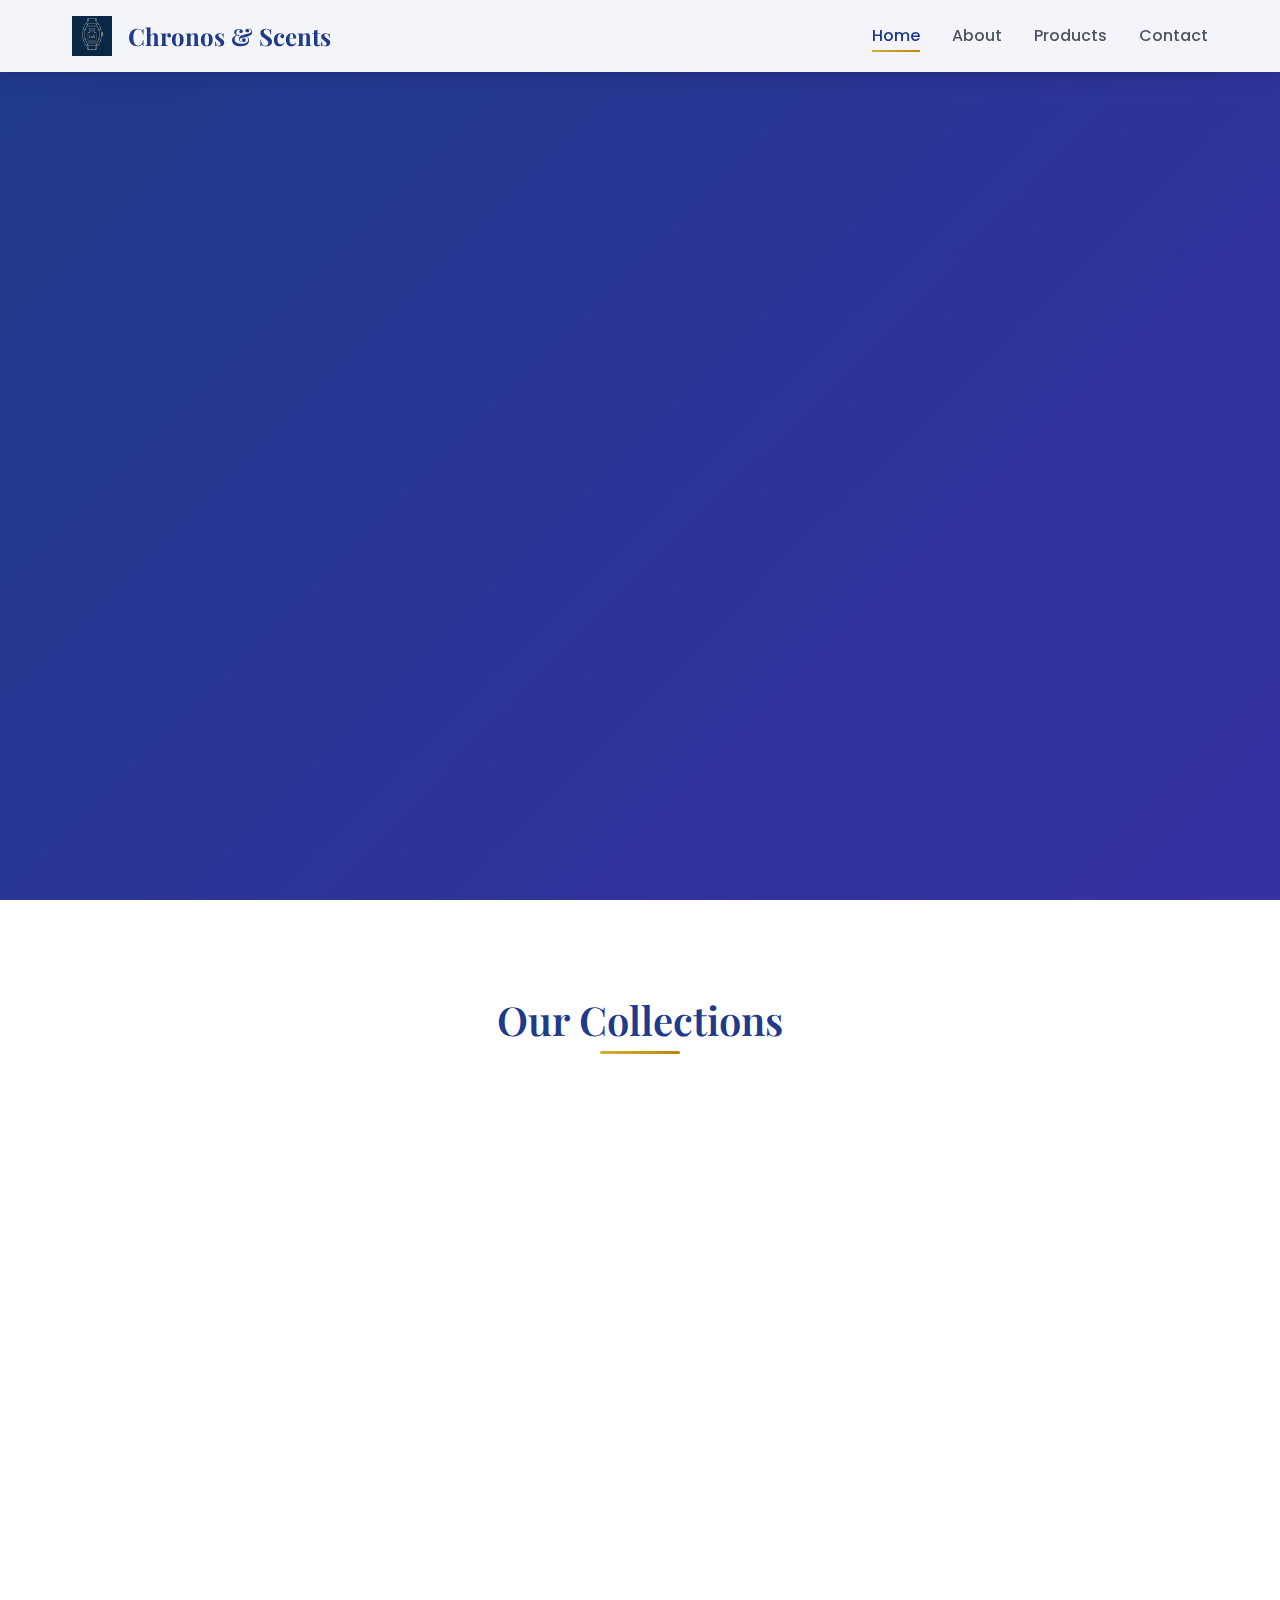
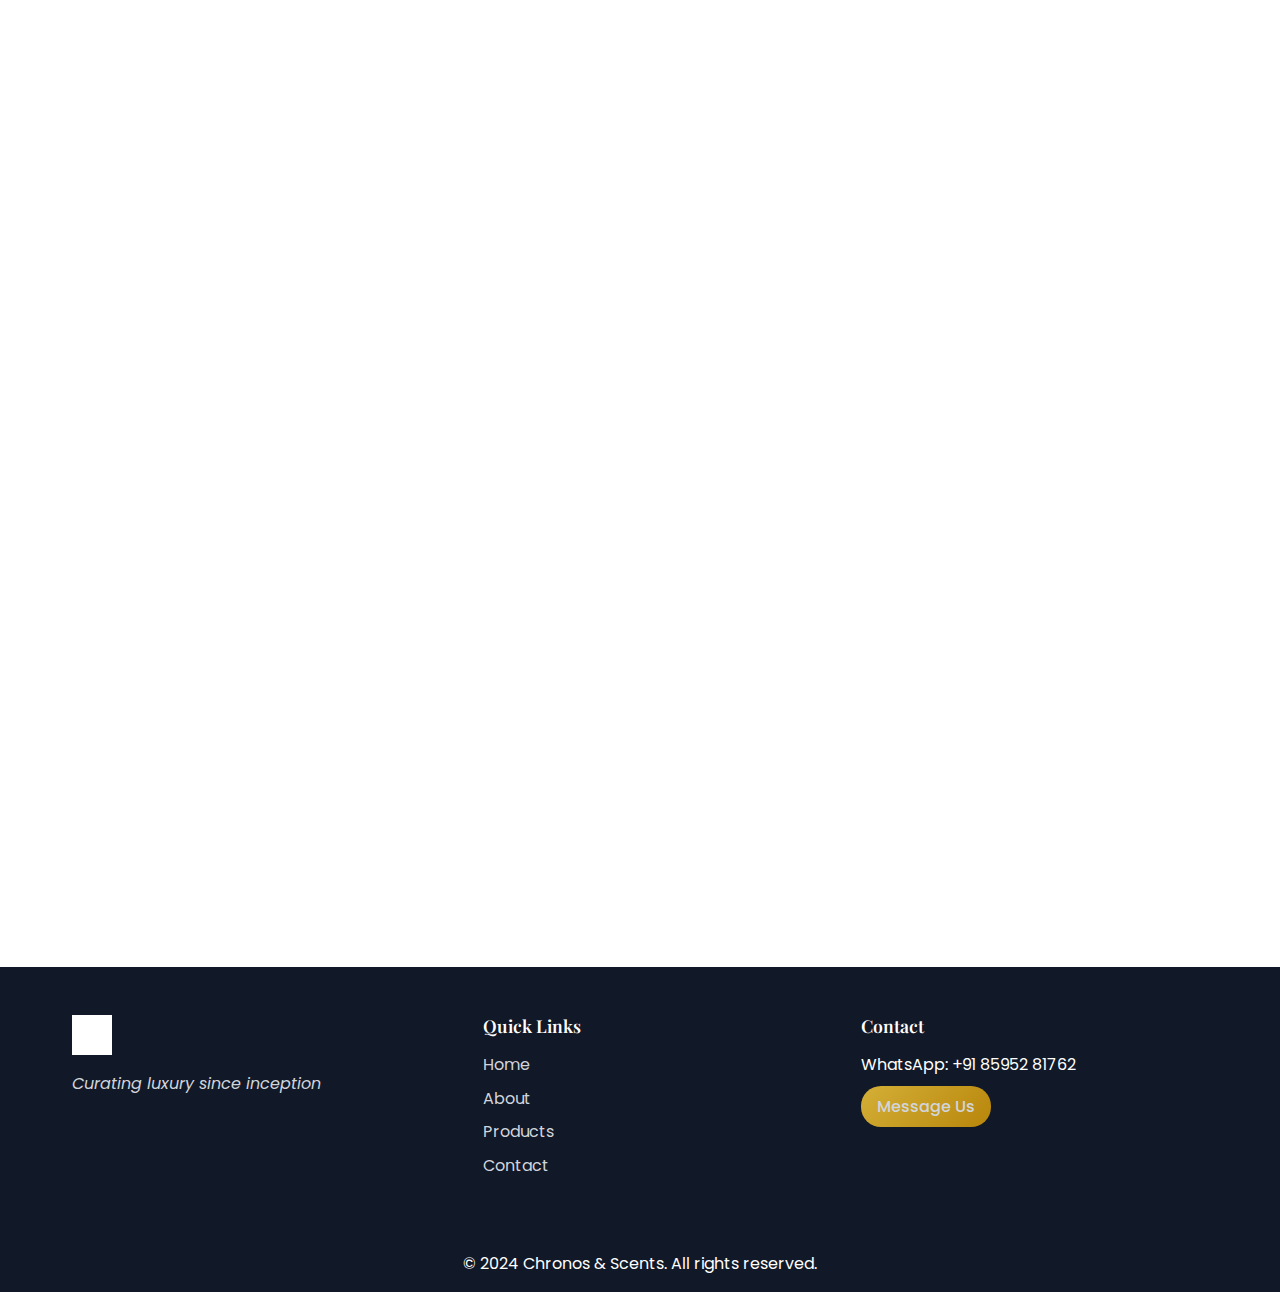
<file: index.html>
<!DOCTYPE html>
<html lang="en">
<head>
    <meta charset="UTF-8">
    <meta name="viewport" content="width=device-width, initial-scale=1.0">
    <title>Chronos & Scents - Luxury Watches & Premium Fragrances</title>
    <meta name="description" content="Discover luxury watches and premium fragrances at Chronos & Scents. Featuring exclusive timepieces from Rol*x, Pat*k Philippe, Fr*nck Muller, Rich*rd Mille and exquisite perfumes from top brands.">
    <link rel="preconnect" href="https://fonts.googleapis.com">
    <link rel="preconnect" href="https://fonts.gstatic.com" crossorigin>
    <link href="https://fonts.googleapis.com/css2?family=Playfair+Display:wght@400;600;700&family=Poppins:wght@300;400;500;600&display=swap" rel="stylesheet">
    <link rel="stylesheet" href="style.css">
</head>
<body>
    <!-- Navigation -->
    <nav class="navbar">
        <div class="nav-container">
            <div class="nav-brand">
                <img src="images/logo.png" alt="Chronos & Scents" class="logo">
                <span class="brand-name">Chronos & Scents</span>
            </div>
            <ul class="nav-menu">
                <li><a href="index.html" class="nav-link active">Home</a></li>
                <li><a href="about.html" class="nav-link">About</a></li>
                <li><a href="products.html" class="nav-link">Products</a></li>
                <li><a href="contact.html" class="nav-link">Contact</a></li>
            </ul>
            <div class="hamburger">
                <span></span>
                <span></span>
                <span></span>
            </div>
        </div>
    </nav>

    <!-- Hero Section -->
    <section class="hero">
        <div class="hero-content">
            <h1 class="hero-title">Timeless Elegance</h1>
            <p class="hero-subtitle">Where Luxury Meets Perfection</p>
            <p class="hero-description">Discover the finest collection of luxury timepieces and premium fragrances, curated for the discerning connoisseur.</p>
            <a href="products.html" class="cta-button">Explore Collection</a>
        </div>
        <div class="hero-image">
            <div class="hero-bg"></div>
        </div>
    </section>

    <!-- Categories Section -->
    <section class="categories">
        <div class="container">
            <h2 class="section-title">Our Collections</h2>
            
            <!-- Watches Category -->
            <div class="category-card">
                <div class="category-content">
                    <h3 class="category-title">Luxury Watches</h3>
                    <p class="category-description">Exceptional timepieces from the world's most prestigious manufacturers</p>
                    <div class="brands-grid">
                        <div class="brand-item">
                            <h4>Rol*x</h4>
                            <p>The crown of Swiss watchmaking</p>
                        </div>
                        <div class="brand-item">
                            <h4>Pat*k Philippe</h4>
                            <p>Geneva's finest complications</p>
                        </div>
                        <div class="brand-item">
                            <h4>Fr*nck Muller</h4>
                            <p>Master of complications</p>
                        </div>
                        <div class="brand-item">
                            <h4>Rich*rd Mille</h4>
                            <p>Racing machine on the wrist</p>
                        </div>
                    </div>
                    <a href="products.html#watches" class="category-link">View Watches</a>
                </div>
                <div class="category-image">
                    <div class="watch-placeholder"></div>
                </div>
            </div>

            <!-- Scents Category -->
            <div class="category-card reverse">
                <div class="category-content">
                    <h3 class="category-title">Premium Scents</h3>
                    <p class="category-description">Exquisite fragrances crafted by master perfumers</p>
                    <div class="scents-preview">
                        <div class="scent-item">
                            <h4>Niche Fragrances</h4>
                            <p>Exclusive and rare compositions</p>
                        </div>
                        <div class="scent-item">
                            <h4>Designer Perfumes</h4>
                            <p>Luxury scents from renowned houses</p>
                        </div>
                        <div class="scent-item">
                            <h4>Artisan Creations</h4>
                            <p>Handcrafted olfactory masterpieces</p>
                        </div>
                    </div>
                    <a href="products.html#scents" class="category-link">View Fragrances</a>
                </div>
                <div class="category-image">
                    <div class="perfume-placeholder"></div>
                </div>
            </div>
        </div>
    </section>

    <!-- Footer -->
    <footer class="footer">
        <div class="container">
            <div class="footer-content">
                <div class="footer-brand">
                    <img src="images/logo.png" alt="Chronos & Scents" class="footer-logo">
                    <p>Curating luxury since inception</p>
                </div>
                <div class="footer-links">
                    <div class="footer-section">
                        <h4>Quick Links</h4>
                        <ul>
                            <li><a href="index.html">Home</a></li>
                            <li><a href="about.html">About</a></li>
                            <li><a href="products.html">Products</a></li>
                            <li><a href="contact.html">Contact</a></li>
                        </ul>
                    </div>
                    <div class="footer-section">
                        <h4>Contact</h4>
                        <p>WhatsApp: +91 85952 81762</p>
                        <a href="https://wa.me/918595281762" class="whatsapp-link">Message Us</a>
                    </div>
                </div>
            </div>
            <div class="footer-bottom">
                <p>&copy; 2024 Chronos & Scents. All rights reserved.</p>
            </div>
        </div>
    </footer>

    <script src="script.js"></script>
</body>
</html>
</file>
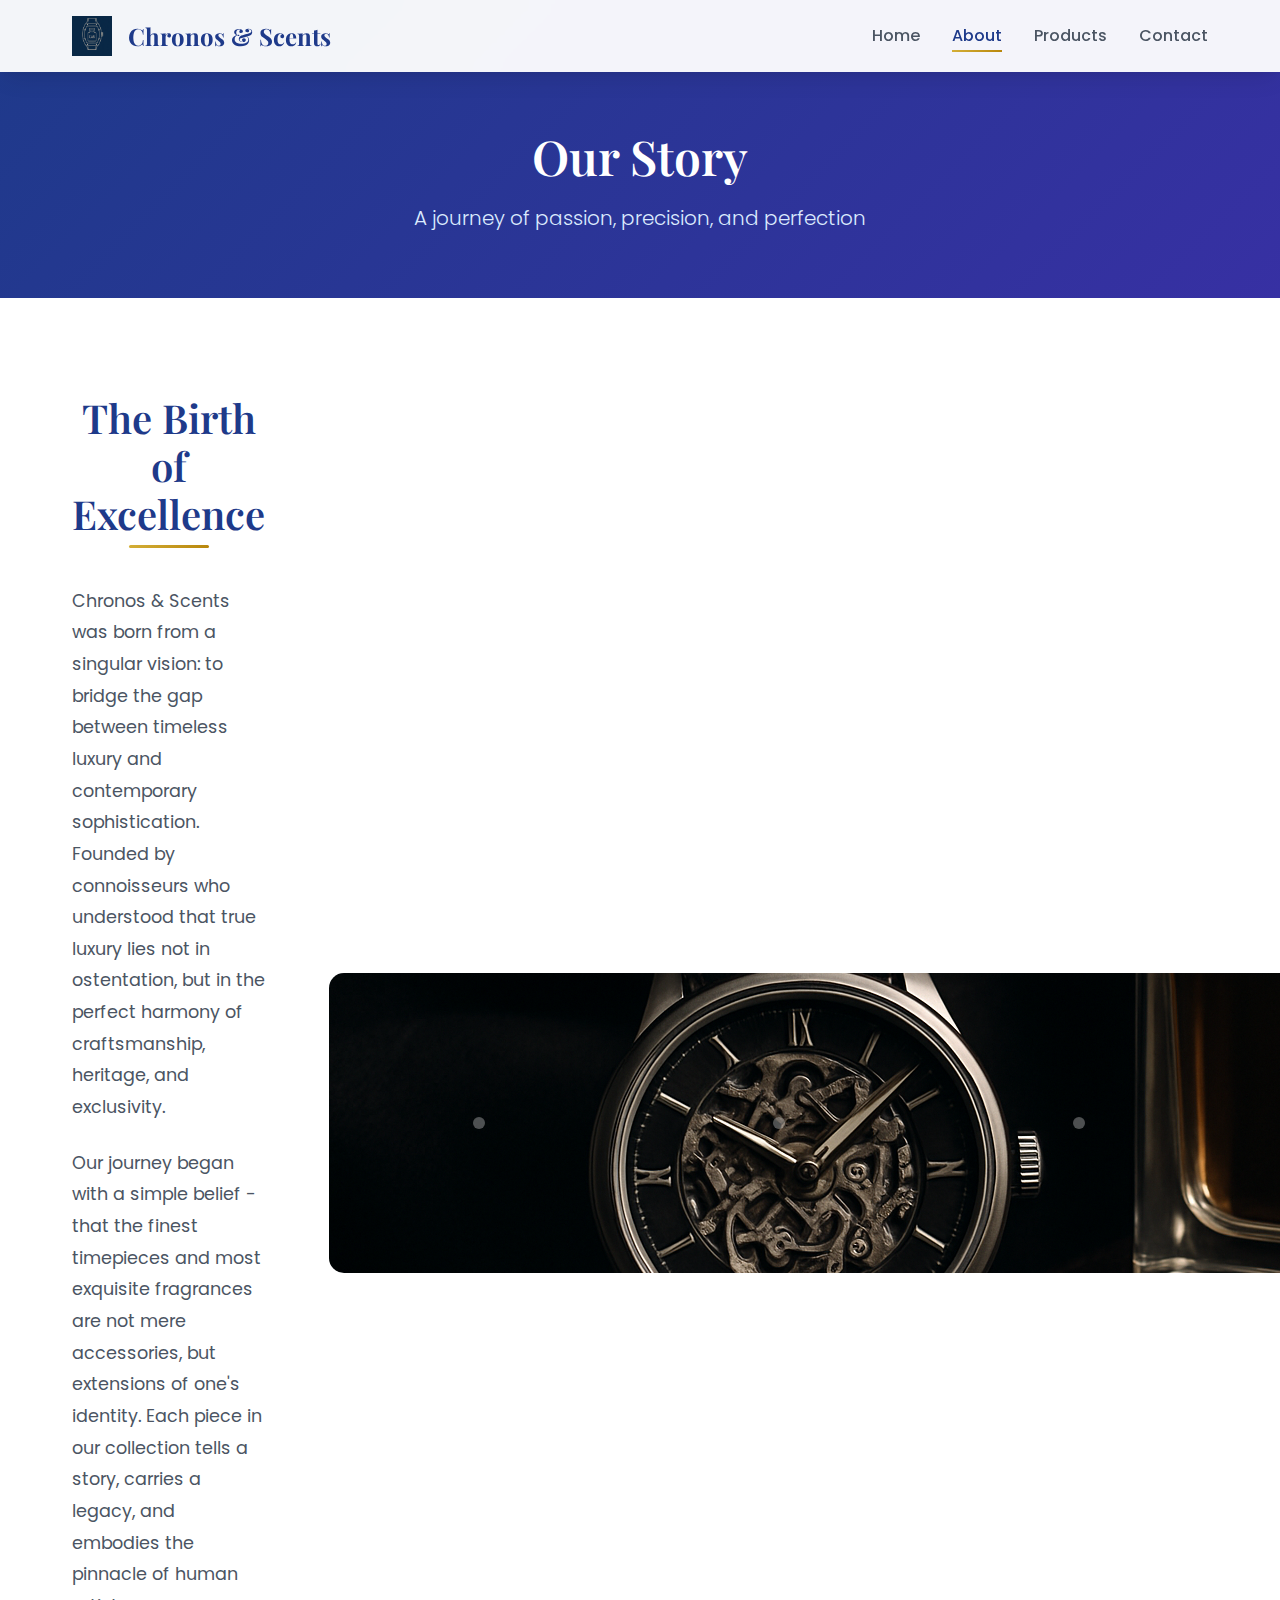
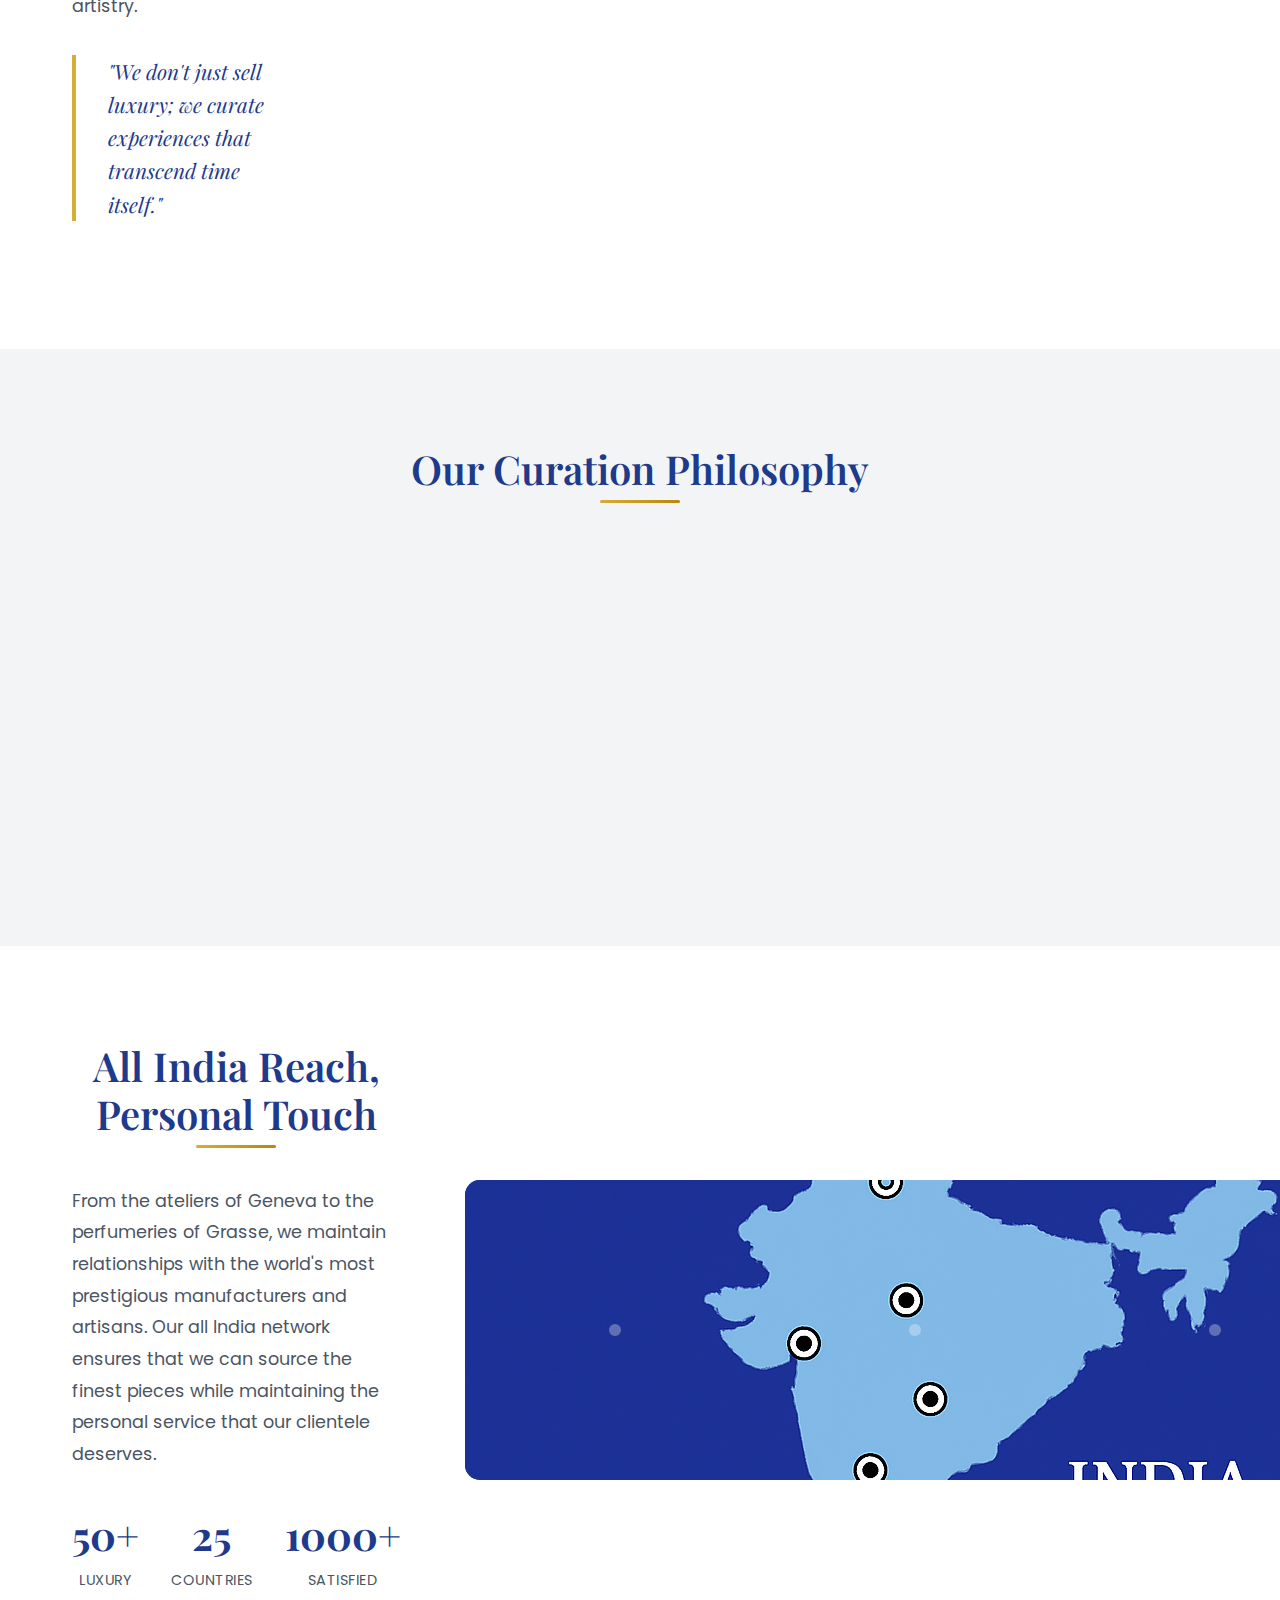
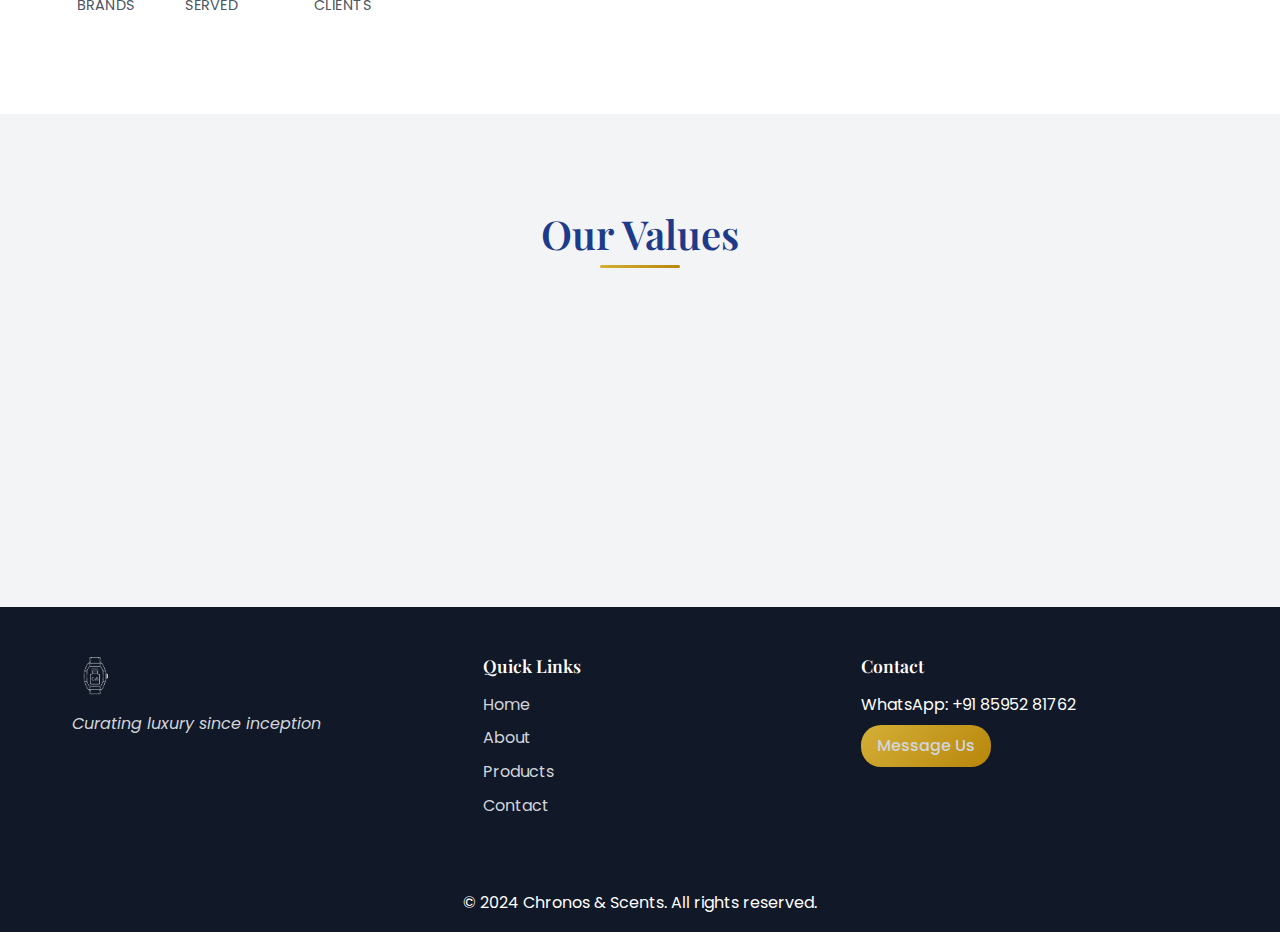
<file: about.html>
<!DOCTYPE html>
<html lang="en">
  <head>
    <meta charset="UTF-8" />
    <meta name="viewport" content="width=device-width, initial-scale=1.0" />
    <title>About Us - Chronos & Scents | Luxury Brand Story</title>
    <meta
      name="description"
      content="Learn about Chronos & Scents' journey in curating the finest luxury watches and premium fragrances. Discover our passion for excellence and global reach."
    />
    <link rel="preconnect" href="https://fonts.googleapis.com" />
    <link rel="preconnect" href="https://fonts.gstatic.com" crossorigin />
    <link
      href="https://fonts.googleapis.com/css2?family=Playfair+Display:wght@400;600;700&family=Poppins:wght@300;400;500;600&display=swap"
      rel="stylesheet"
    />
    <link rel="stylesheet" href="style.css" />
  </head>
  <body>
    <!-- Navigation -->
    <nav class="navbar">
      <div class="nav-container">
        <div class="nav-brand">
          <img src="images/logo.png" alt="Chronos & Scents" class="logo" />
          <span class="brand-name">Chronos & Scents</span>
        </div>
        <ul class="nav-menu">
          <li><a href="index.html" class="nav-link">Home</a></li>
          <li><a href="about.html" class="nav-link active">About</a></li>
          <li><a href="products.html" class="nav-link">Products</a></li>
          <li><a href="contact.html" class="nav-link">Contact</a></li>
        </ul>
        <div class="hamburger">
          <span></span>
          <span></span>
          <span></span>
        </div>
      </div>
    </nav>

    <!-- About Hero -->
    <section class="about-hero">
      <div class="container">
        <h1 class="page-title">Our Story</h1>
        <p class="page-subtitle">
          A journey of passion, precision, and perfection
        </p>
      </div>
    </section>

    <!-- Brand Story -->
    <section class="brand-story">
      <div class="container">
        <div class="story-content">
          <div class="story-text">
            <h2 class="section-title">The Birth of Excellence</h2>
            <p>
              Chronos & Scents was born from a singular vision: to bridge the
              gap between timeless luxury and contemporary sophistication.
              Founded by connoisseurs who understood that true luxury lies not
              in ostentation, but in the perfect harmony of craftsmanship,
              heritage, and exclusivity.
            </p>

            <p>
              Our journey began with a simple belief - that the finest
              timepieces and most exquisite fragrances are not mere accessories,
              but extensions of one's identity. Each piece in our collection
              tells a story, carries a legacy, and embodies the pinnacle of
              human artistry.
            </p>

            <blockquote class="quote">
              "We don't just sell luxury; we curate experiences that transcend
              time itself."
            </blockquote>
          </div>
          <div class="story-image">
            <div class="story-placeholder">
              <img src="./attached_assets/AB1.png" alt="" />
            </div>
          </div>
        </div>
      </div>
    </section>

    <!-- Curation Process -->
    <section class="curation">
      <div class="container">
        <h2 class="section-title">Our Curation Philosophy</h2>
        <div class="curation-grid">
          <div class="curation-item">
            <div class="curation-icon">
              <div class="icon-circle">
                <svg
                  width="40"
                  height="40"
                  viewBox="0 0 40 40"
                  fill="none"
                  xmlns="http://www.w3.org/2000/svg"
                >
                  <path
                    d="M20 5L25 15H35L27.5 22.5L30 32.5L20 27.5L10 32.5L12.5 22.5L5 15H15L20 5Z"
                    stroke="currentColor"
                    stroke-width="2"
                    fill="none"
                  />
                </svg>
              </div>
            </div>
            <h3>Exceptional Heritage</h3>
            <p>
              Every brand we represent carries decades, often centuries, of
              uncompromising craftsmanship and innovation.
            </p>
          </div>

          <div class="curation-item">
            <div class="curation-icon">
              <div class="icon-circle">
                <svg
                  width="40"
                  height="40"
                  viewBox="0 0 40 40"
                  fill="none"
                  xmlns="http://www.w3.org/2000/svg"
                >
                  <circle
                    cx="20"
                    cy="20"
                    r="15"
                    stroke="currentColor"
                    stroke-width="2"
                    fill="none"
                  />
                  <path
                    d="M20 10v10l5 5"
                    stroke="currentColor"
                    stroke-width="2"
                    fill="none"
                  />
                </svg>
              </div>
            </div>
            <h3>Timeless Design</h3>
            <p>
              Our selections transcend fleeting trends, focusing on pieces that
              remain relevant and coveted across generations.
            </p>
          </div>

          <div class="curation-item">
            <div class="curation-icon">
              <div class="icon-circle">
                <svg
                  width="40"
                  height="40"
                  viewBox="0 0 40 40"
                  fill="none"
                  xmlns="http://www.w3.org/2000/svg"
                >
                  <path
                    d="M20 5L15 10H5v20h10l5 5 5-5h10V10H25L20 5z"
                    stroke="currentColor"
                    stroke-width="2"
                    fill="none"
                  />
                </svg>
              </div>
            </div>
            <h3>Exclusive Access</h3>
            <p>
              We provide access to rare and limited pieces that are often
              unavailable through conventional channels.
            </p>
          </div>
        </div>
      </div>
    </section>

    <!-- Global Reach -->
    <section class="global-reach">
      <div class="container">
        <div class="global-content">
          <div class="global-text">
            <h2 class="section-title">All India Reach, Personal Touch</h2>
            <p>
              From the ateliers of Geneva to the perfumeries of Grasse, we
              maintain relationships with the world's most prestigious
              manufacturers and artisans. Our all India network ensures that we
              can source the finest pieces while maintaining the personal
              service that our clientele deserves.
            </p>

            <div class="global-stats">
              <div class="stat-item">
                <span class="stat-number">50+</span>
                <span class="stat-label">Luxury Brands</span>
              </div>
              <div class="stat-item">
                <span class="stat-number">25</span>
                <span class="stat-label">Countries Served</span>
              </div>
              <div class="stat-item">
                <span class="stat-number">1000+</span>
                <span class="stat-label">Satisfied Clients</span>
              </div>
            </div>
          </div>
          <div class="global-image">
            <div class="global-placeholder">
              <img src="./attached_assets/AB2.png" alt="" srcset="" />
            </div>
          </div>
        </div>
      </div>
    </section>

    <!-- Values -->
    <section class="values">
      <div class="container">
        <h2 class="section-title">Our Values</h2>
        <div class="values-grid">
          <div class="value-card">
            <h3>Authenticity</h3>
            <p>
              Every piece comes with complete provenance and authenticity
              guarantees.
            </p>
          </div>
          <div class="value-card">
            <h3>Excellence</h3>
            <p>
              We accept nothing less than perfection in every aspect of our
              service.
            </p>
          </div>
          <div class="value-card">
            <h3>Discretion</h3>
            <p>
              Your privacy and preferences are treated with the utmost
              confidentiality.
            </p>
          </div>
          <div class="value-card">
            <h3>Expertise</h3>
            <p>
              Our team's deep knowledge guides every recommendation and service.
            </p>
          </div>
        </div>
      </div>
    </section>

    <!-- Footer -->
    <footer class="footer">
      <div class="container">
        <div class="footer-content">
          <div class="footer-brand">
            <img
              src="./attached_assets/cns_logo-removebg-preview.png"
              alt="Chronos & Scents"
              class="footer-logo"
            />
            <p>Curating luxury since inception</p>
          </div>
          <div class="footer-links">
            <div class="footer-section">
              <h4>Quick Links</h4>
              <ul>
                <li><a href="index.html">Home</a></li>
                <li><a href="about.html">About</a></li>
                <li><a href="products.html">Products</a></li>
                <li><a href="contact.html">Contact</a></li>
              </ul>
            </div>
            <div class="footer-section">
              <h4>Contact</h4>
              <p>WhatsApp: +91 85952 81762</p>
              <a href="https://wa.me/918595281762" class="whatsapp-link"
                >Message Us</a
              >
            </div>
          </div>
        </div>
        <div class="footer-bottom">
          <p>&copy; 2024 Chronos & Scents. All rights reserved.</p>
        </div>
      </div>
    </footer>

    <script src="script.js"></script>
  </body>
</html>
</file>
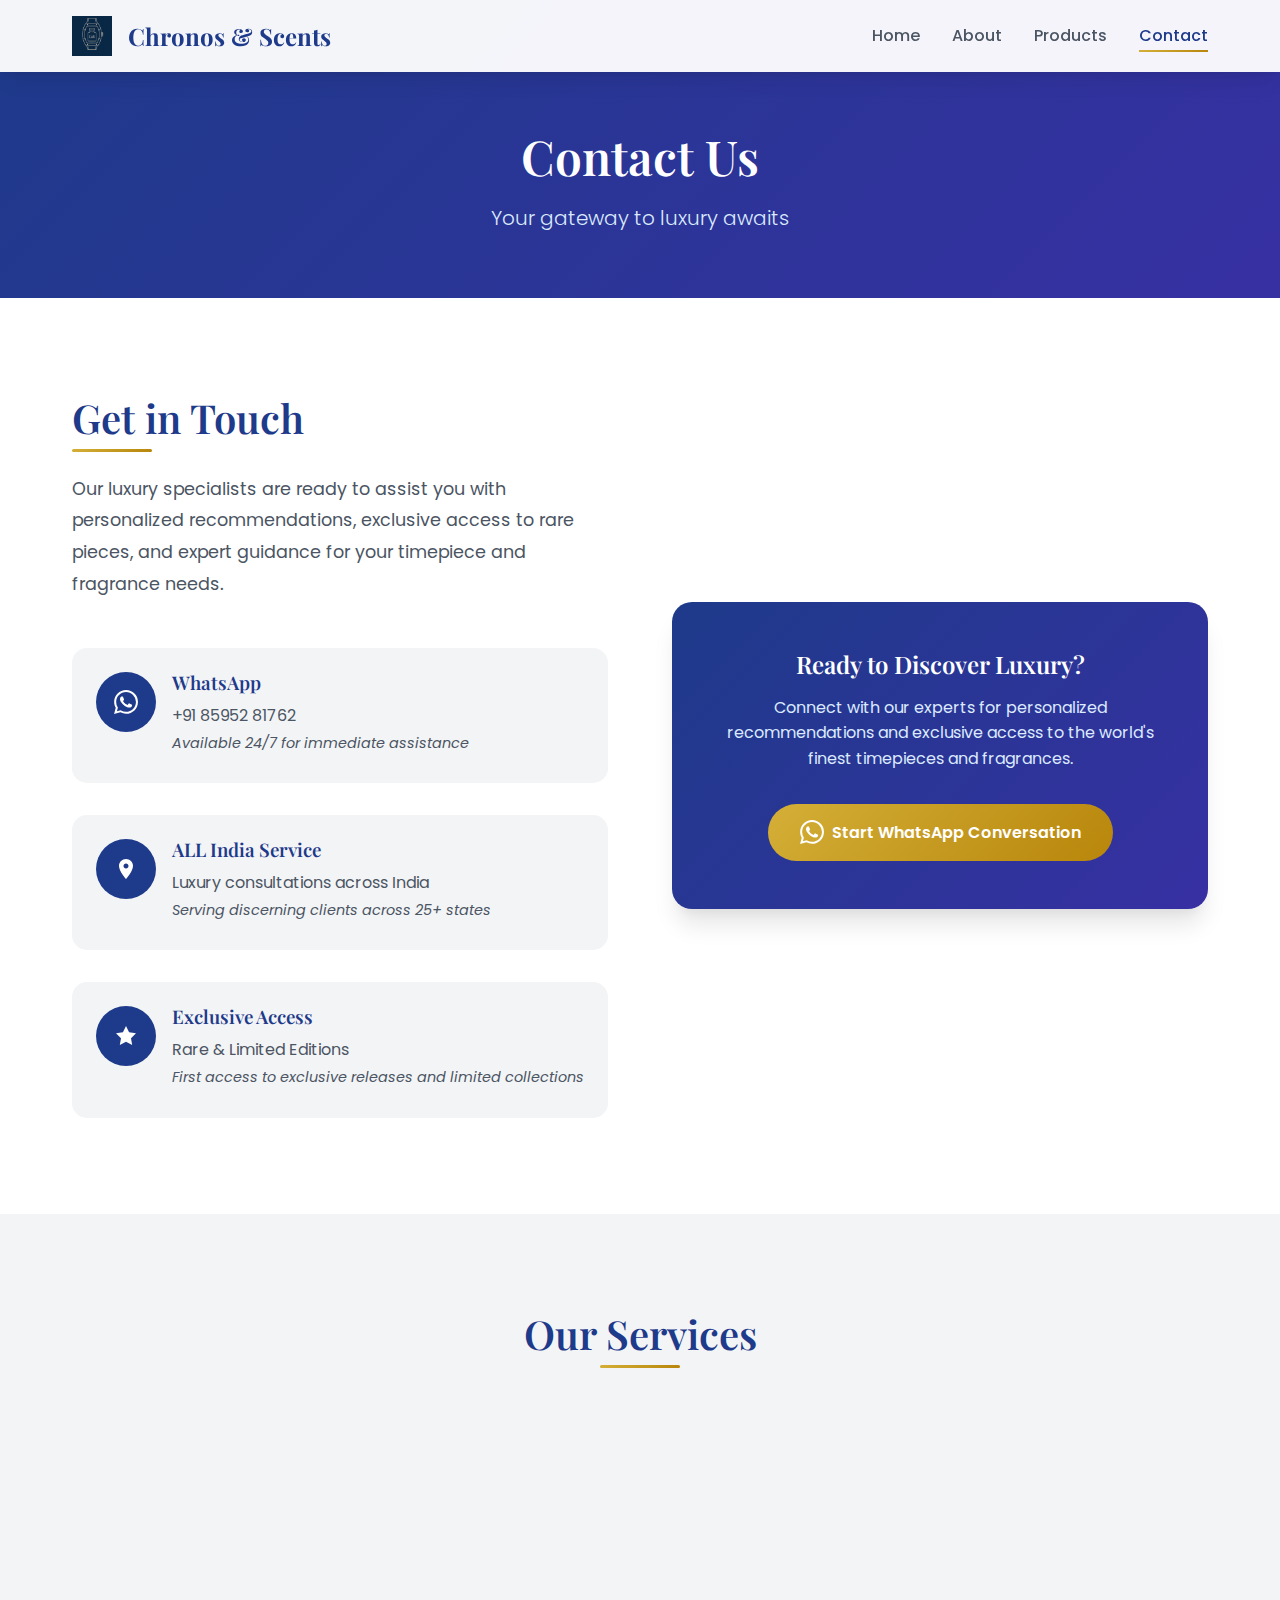
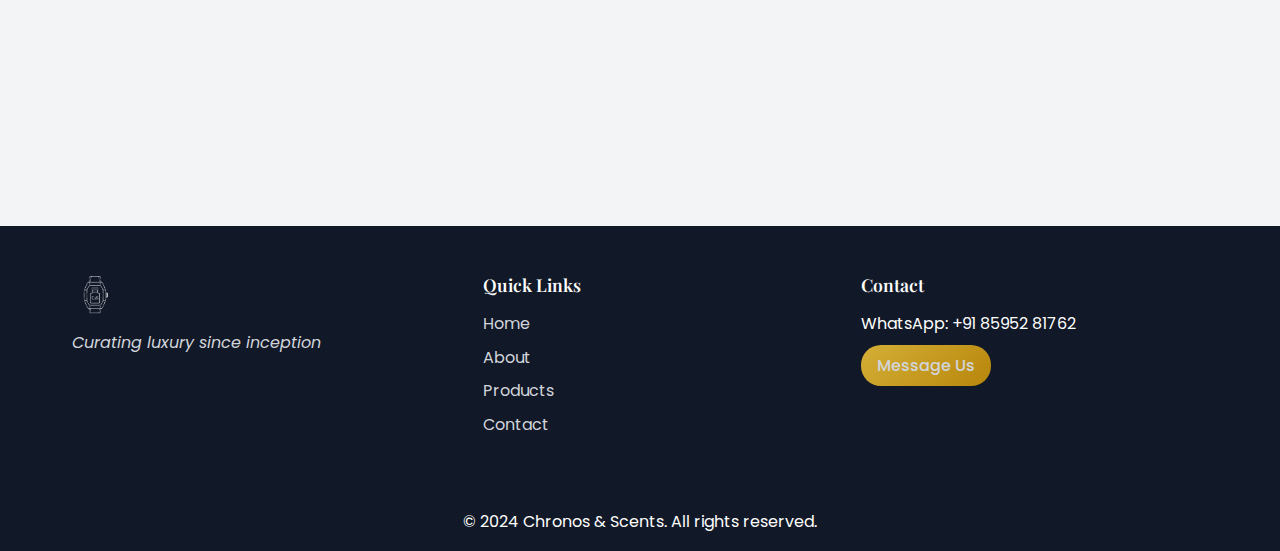
<file: contact.html>
<!DOCTYPE html>
<html lang="en">
  <head>
    <meta charset="UTF-8" />
    <meta name="viewport" content="width=device-width, initial-scale=1.0" />
    <title>
      Contact Us - Chronos & Scents | Luxury Watch & Fragrance Inquiries
    </title>
    <meta
      name="description"
      content="Contact Chronos & Scents for personalized luxury watch and fragrance consultations. WhatsApp +91 85952 81762 for immediate assistance with your luxury needs."
    />
    <link rel="preconnect" href="https://fonts.googleapis.com" />
    <link rel="preconnect" href="https://fonts.gstatic.com" crossorigin />
    <link
      href="https://fonts.googleapis.com/css2?family=Playfair+Display:wght@400;600;700&family=Poppins:wght@300;400;500;600&display=swap"
      rel="stylesheet"
    />
    <link rel="stylesheet" href="style.css" />
  </head>
  <body>
    <!-- Navigation -->
    <nav class="navbar">
      <div class="nav-container">
        <div class="nav-brand">
          <img src="images/logo.png" alt="Chronos & Scents" class="logo" />
          <span class="brand-name">Chronos & Scents</span>
        </div>
        <ul class="nav-menu">
          <li><a href="index.html" class="nav-link">Home</a></li>
          <li><a href="about.html" class="nav-link">About</a></li>
          <li><a href="products.html" class="nav-link">Products</a></li>
          <li><a href="contact.html" class="nav-link active">Contact</a></li>
        </ul>
        <div class="hamburger">
          <span></span>
          <span></span>
          <span></span>
        </div>
      </div>
    </nav>

    <!-- Contact Hero -->
    <section class="contact-hero">
      <div class="container">
        <h1 class="page-title">Contact Us</h1>
        <p class="page-subtitle">Your gateway to luxury awaits</p>
      </div>
    </section>

    <!-- Contact Main -->
    <section class="contact-main">
      <div class="container">
        <div class="contact-content">
          <div class="contact-info">
            <h2 class="section-title">Get in Touch</h2>
            <p class="contact-description">
              Our luxury specialists are ready to assist you with personalized
              recommendations, exclusive access to rare pieces, and expert
              guidance for your timepiece and fragrance needs.
            </p>

            <div class="contact-methods">
              <div class="contact-method">
                <div class="method-icon">
                  <svg
                    width="24"
                    height="24"
                    viewBox="0 0 24 24"
                    fill="none"
                    xmlns="http://www.w3.org/2000/svg"
                  >
                    <path
                      d="M17.472 14.382c-.297-.149-1.758-.867-2.03-.967-.273-.099-.471-.148-.67.15-.197.297-.767.966-.94 1.164-.173.199-.347.223-.644.075-.297-.15-1.255-.463-2.39-1.475-.883-.788-1.48-1.761-1.653-2.059-.173-.297-.018-.458.13-.606.134-.133.298-.347.446-.52.149-.174.198-.298.298-.497.099-.198.05-.371-.025-.52-.075-.149-.669-1.612-.916-2.207-.242-.579-.487-.5-.669-.51-.173-.008-.371-.01-.570-.01-.198 0-.52.074-.792.372-.272.297-1.04 1.016-1.04 2.479 0 1.462 1.065 2.875 1.213 3.074.149.198 2.096 3.2 5.077 4.487.709.306 1.262.489 1.694.625.712.227 1.36.195 1.871.118.571-.085 1.758-.719 2.006-1.413.248-.694.248-1.289.173-1.413-.074-.124-.272-.198-.57-.347m-5.421 7.403h-.004a9.87 9.87 0 01-5.031-1.378l-.361-.214-3.741.982.998-3.648-.235-.374a9.86 9.86 0 01-1.51-5.26c.001-5.45 4.436-9.884 9.888-9.884 2.64 0 5.122 1.03 6.988 2.898a9.825 9.825 0 012.893 6.994c-.003 5.45-4.437 9.884-9.885 9.884m8.413-18.297A11.815 11.815 0 0012.05 0C5.495 0 .16 5.335.157 11.892c0 2.096.547 4.142 1.588 5.945L.057 24l6.305-1.654a11.882 11.882 0 005.683 1.448h.005c6.554 0 11.890-5.335 11.893-11.893A11.821 11.821 0 0020.525 3.488"
                      fill="currentColor"
                    />
                  </svg>
                </div>
                <div class="method-details">
                  <h3>WhatsApp</h3>
                  <p>+91 85952 81762</p>
                  <p class="method-note">
                    Available 24/7 for immediate assistance
                  </p>
                </div>
              </div>

              <div class="contact-method">
                <div class="method-icon">
                  <svg
                    width="24"
                    height="24"
                    viewBox="0 0 24 24"
                    fill="none"
                    xmlns="http://www.w3.org/2000/svg"
                  >
                    <path
                      d="M12 2C8.13 2 5 5.13 5 9c0 5.25 7 13 7 13s7-7.75 7-13c0-3.87-3.13-7-7-7zm0 9.5c-1.38 0-2.5-1.12-2.5-2.5s1.12-2.5 2.5-2.5 2.5 1.12 2.5 2.5-1.12 2.5-2.5 2.5z"
                      fill="currentColor"
                    />
                  </svg>
                </div>
                <div class="method-details">
                  <h3>ALL India Service</h3>
                  <p>Luxury consultations across India</p>
                  <p class="method-note">
                    Serving discerning clients across 25+ states
                  </p>
                </div>
              </div>

              <div class="contact-method">
                <div class="method-icon">
                  <svg
                    width="24"
                    height="24"
                    viewBox="0 0 24 24"
                    fill="none"
                    xmlns="http://www.w3.org/2000/svg"
                  >
                    <path
                      d="M12 2l3.09 6.26L22 9.27l-5 4.87 1.18 6.88L12 17.77l-6.18 3.25L7 14.14 2 9.27l6.91-1.01L12 2z"
                      fill="currentColor"
                    />
                  </svg>
                </div>
                <div class="method-details">
                  <h3>Exclusive Access</h3>
                  <p>Rare & Limited Editions</p>
                  <p class="method-note">
                    First access to exclusive releases and limited collections
                  </p>
                </div>
              </div>
            </div>
          </div>

          <div class="contact-cta">
            <div class="cta-card">
              <h3>Ready to Discover Luxury?</h3>
              <p>
                Connect with our experts for personalized recommendations and
                exclusive access to the world's finest timepieces and
                fragrances.
              </p>
              <a href="https://wa.me/918595281762" class="whatsapp-cta">
                <svg
                  width="24"
                  height="24"
                  viewBox="0 0 24 24"
                  fill="none"
                  xmlns="http://www.w3.org/2000/svg"
                >
                  <path
                    d="M17.472 14.382c-.297-.149-1.758-.867-2.03-.967-.273-.099-.471-.148-.67.15-.197.297-.767.966-.94 1.164-.173.199-.347.223-.644.075-.297-.15-1.255-.463-2.39-1.475-.883-.788-1.48-1.761-1.653-2.059-.173-.297-.018-.458.13-.606.134-.133.298-.347.446-.52.149-.174.198-.298.298-.497.099-.198.05-.371-.025-.52-.075-.149-.669-1.612-.916-2.207-.242-.579-.487-.5-.669-.51-.173-.008-.371-.01-.570-.01-.198 0-.52.074-.792.372-.272.297-1.04 1.016-1.04 2.479 0 1.462 1.065 2.875 1.213 3.074.149.198 2.096 3.2 5.077 4.487.709.306 1.262.489 1.694.625.712.227 1.36.195 1.871.118.571-.085 1.758-.719 2.006-1.413.248-.694.248-1.289.173-1.413-.074-.124-.272-.198-.57-.347m-5.421 7.403h-.004a9.87 9.87 0 01-5.031-1.378l-.361-.214-3.741.982.998-3.648-.235-.374a9.86 9.86 0 01-1.51-5.26c.001-5.45 4.436-9.884 9.888-9.884 2.64 0 5.122 1.03 6.988 2.898a9.825 9.825 0 012.893 6.994c-.003 5.45-4.437 9.884-9.885 9.884m8.413-18.297A11.815 11.815 0 0012.05 0C5.495 0 .16 5.335.157 11.892c0 2.096.547 4.142 1.588 5.945L.057 24l6.305-1.654a11.882 11.882 0 005.683 1.448h.005c6.554 0 11.890-5.335 11.893-11.893A11.821 11.821 0 0020.525 3.488"
                    fill="currentColor"
                  />
                </svg>
                Start WhatsApp Conversation
              </a>
            </div>
          </div>
        </div>
      </div>
    </section>

    <!-- Services -->
    <section class="services">
      <div class="container">
        <h2 class="section-title">Our Services</h2>
        <div class="services-grid">
          <div class="service-card">
            <div class="service-icon">
              <svg
                width="40"
                height="40"
                viewBox="0 0 40 40"
                fill="none"
                xmlns="http://www.w3.org/2000/svg"
              >
                <circle
                  cx="20"
                  cy="20"
                  r="15"
                  stroke="currentColor"
                  stroke-width="2"
                  fill="none"
                />
                <path
                  d="M20 10v10l5 5"
                  stroke="currentColor"
                  stroke-width="2"
                  fill="none"
                />
              </svg>
            </div>
            <h3>Personal Consultation</h3>
            <p>
              One-on-one guidance from our luxury specialists to find your
              perfect timepiece or fragrance
            </p>
          </div>

          <div class="service-card">
            <div class="service-icon">
              <svg
                width="40"
                height="40"
                viewBox="0 0 40 40"
                fill="none"
                xmlns="http://www.w3.org/2000/svg"
              >
                <path
                  d="M20 5L25 15H35L27.5 22.5L30 32.5L20 27.5L10 32.5L12.5 22.5L5 15H15L20 5Z"
                  stroke="currentColor"
                  stroke-width="2"
                  fill="none"
                />
              </svg>
            </div>
            <h3>Exclusive Access</h3>
            <p>
              First access to limited editions, rare pieces, and exclusive
              releases before they hit the market
            </p>
          </div>

          <div class="service-card">
            <div class="service-icon">
              <svg
                width="40"
                height="40"
                viewBox="0 0 40 40"
                fill="none"
                xmlns="http://www.w3.org/2000/svg"
              >
                <path
                  d="M20 5L15 10H5v20h10l5 5 5-5h10V10H25L20 5z"
                  stroke="currentColor"
                  stroke-width="2"
                  fill="none"
                />
              </svg>
            </div>
            <h3>Authentication Guarantee</h3>
            <p>
              Every piece comes with complete authentication and provenance
              documentation
            </p>
          </div>

          <div class="service-card">
            <div class="service-icon">
              <svg
                width="40"
                height="40"
                viewBox="0 0 40 40"
                fill="none"
                xmlns="http://www.w3.org/2000/svg"
              >
                <path
                  d="M20 5C28.284 5 35 11.716 35 20C35 28.284 28.284 35 20 35C11.716 35 5 28.284 5 20C5 11.716 11.716 5 20 5Z"
                  stroke="currentColor"
                  stroke-width="2"
                  fill="none"
                />
                <path
                  d="M20 15V25M20 10V12"
                  stroke="currentColor"
                  stroke-width="2"
                  fill="none"
                />
              </svg>
            </div>
            <h3>ALL India Delivery</h3>
            <p>
              Secure shipping within India with full insurance and tracking for
              your peace of mind
            </p>
          </div>
        </div>
      </div>
    </section>

    <!-- Footer -->
    <footer class="footer">
      <div class="container">
        <div class="footer-content">
          <div class="footer-brand">
            <img
              src="./attached_assets/cns_logo-removebg-preview.png"
              alt="Chronos & Scents"
              class="footer-logo"
            />
            <p>Curating luxury since inception</p>
          </div>
          <div class="footer-links">
            <div class="footer-section">
              <h4>Quick Links</h4>
              <ul>
                <li><a href="index.html">Home</a></li>
                <li><a href="about.html">About</a></li>
                <li><a href="products.html">Products</a></li>
                <li><a href="contact.html">Contact</a></li>
              </ul>
            </div>
            <div class="footer-section">
              <h4>Contact</h4>
              <p>WhatsApp: +91 85952 81762</p>
              <a href="https://wa.me/918595281762" class="whatsapp-link"
                >Message Us</a
              >
            </div>
          </div>
        </div>
        <div class="footer-bottom">
          <p>&copy; 2024 Chronos & Scents. All rights reserved.</p>
        </div>
      </div>
    </footer>

    <script src="script.js"></script>
  </body>
</html>
</file>
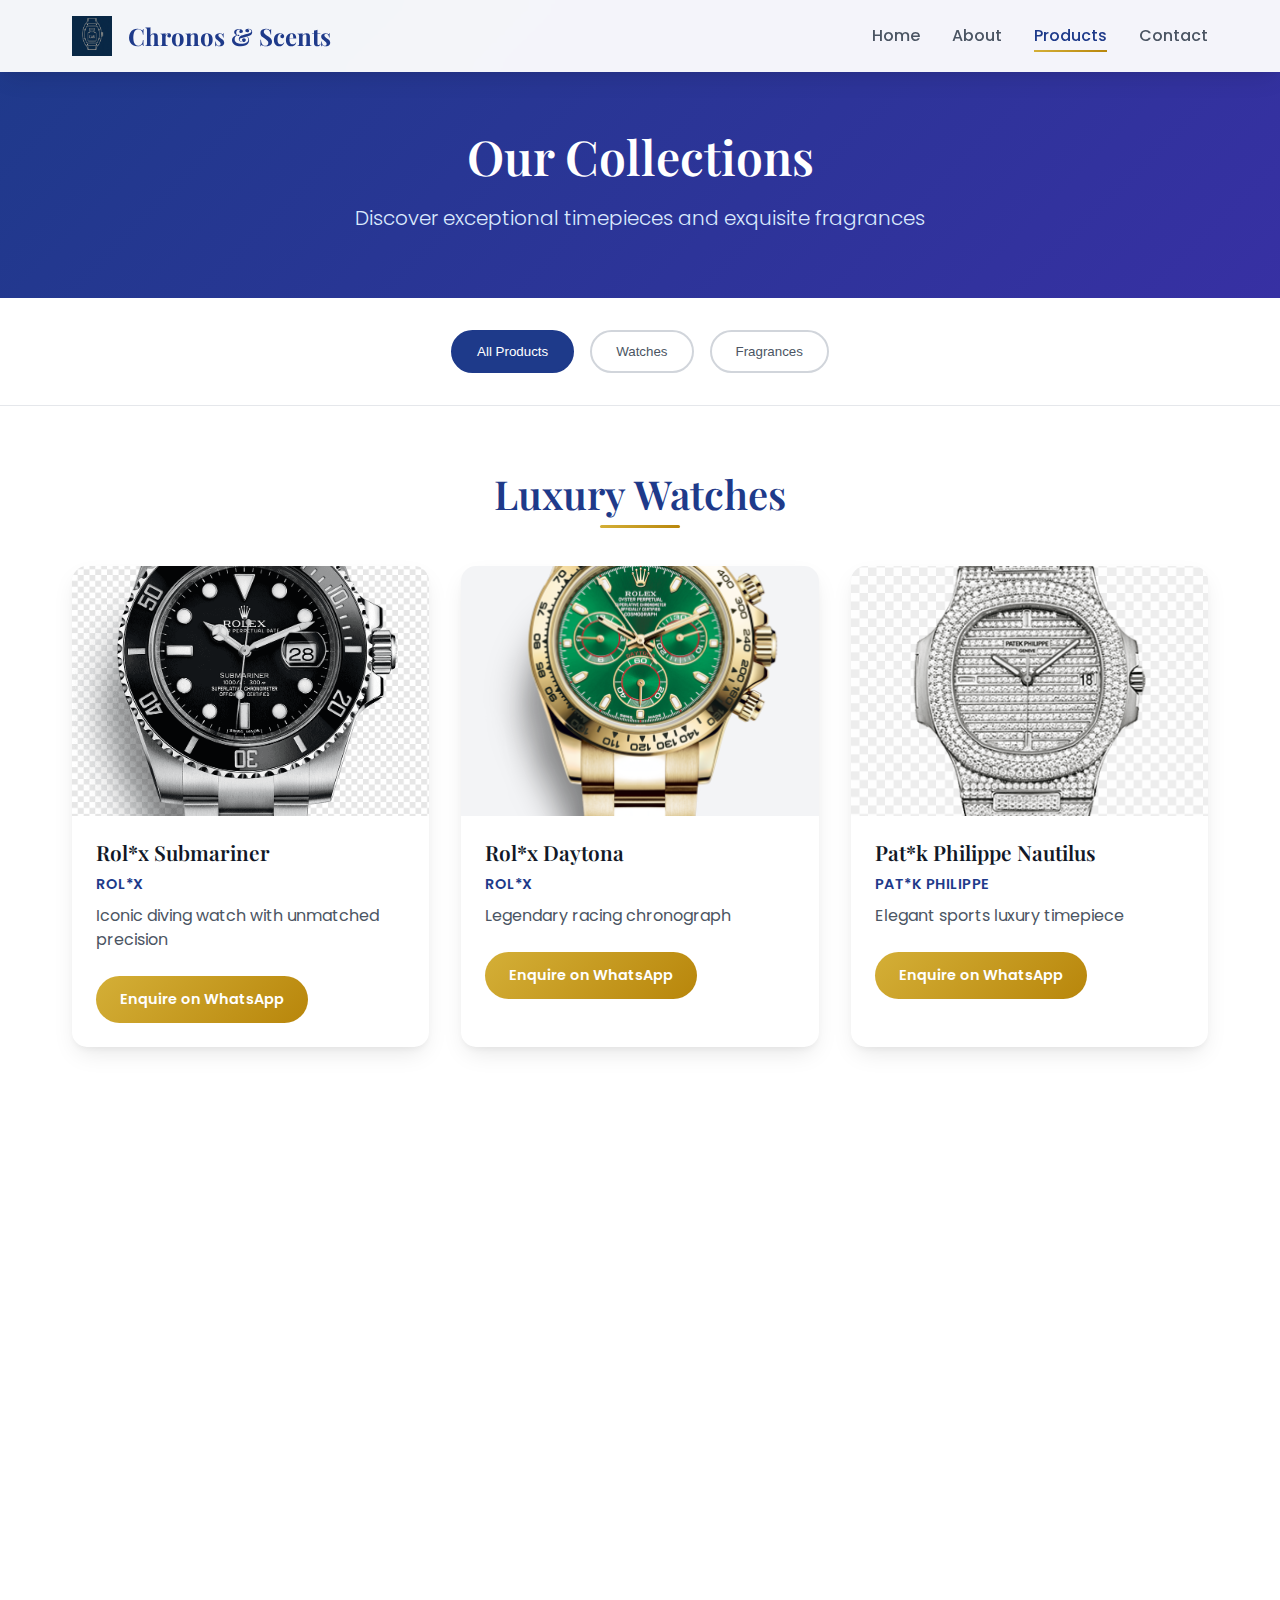
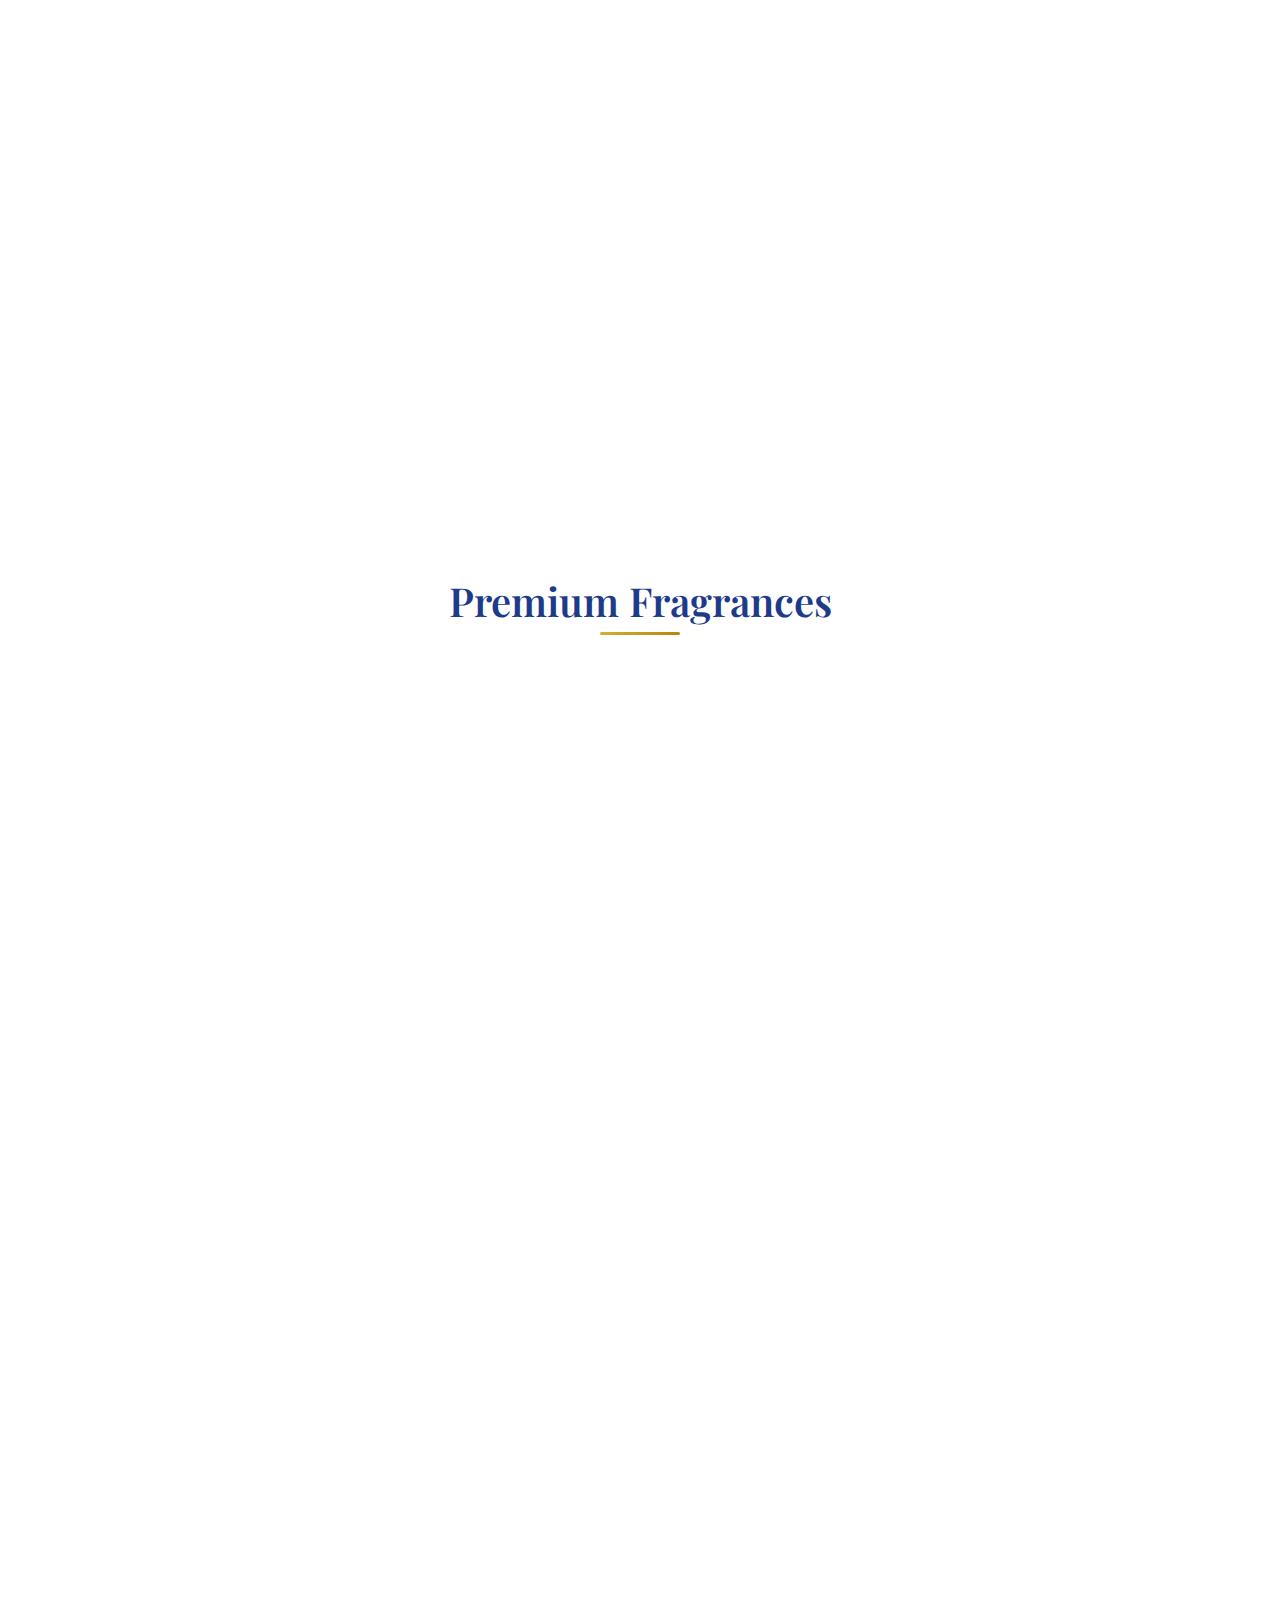
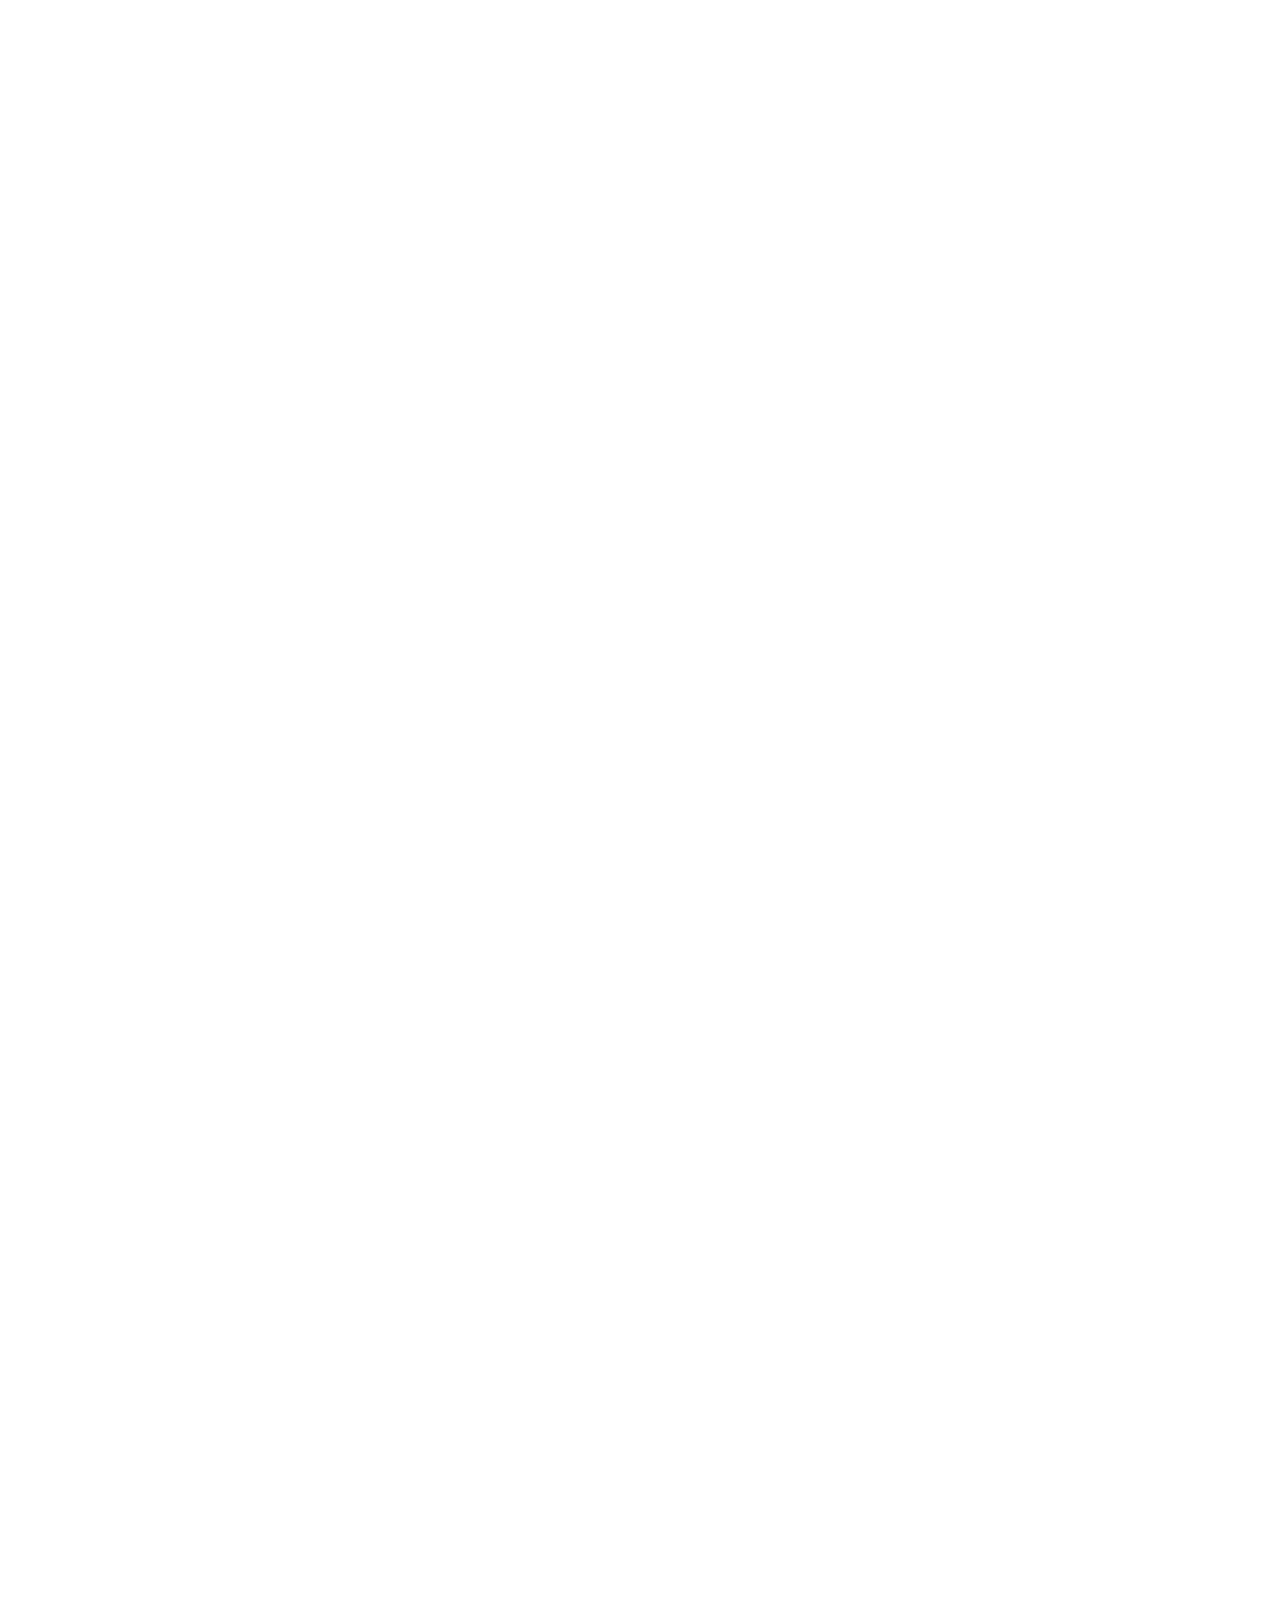
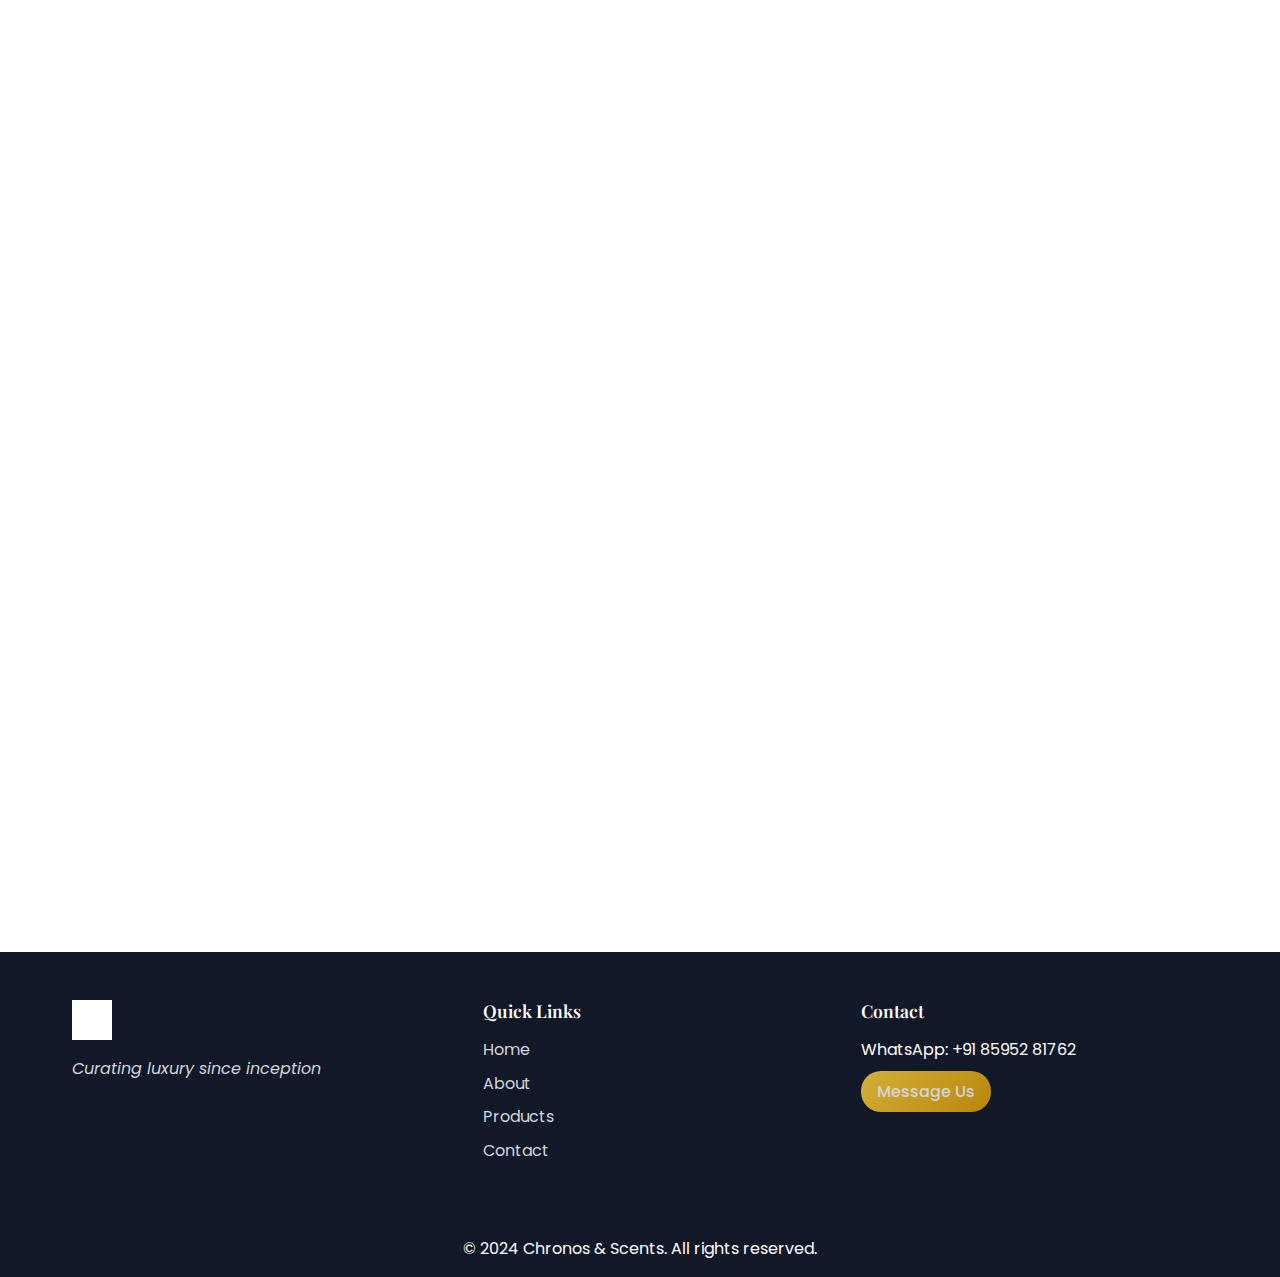
<file: products.html>
<!DOCTYPE html>
<html lang="en">
<head>
    <meta charset="UTF-8">
    <meta name="viewport" content="width=device-width, initial-scale=1.0">
    <title>Products - Chronos & Scents | Luxury Watches & Premium Fragrances</title>
    <meta name="description" content="Browse our exclusive collection of luxury watches from Rol*x, Pat*k Philippe, Fr*nck Muller, Rich*rd Mille and premium fragrances. Enquire via WhatsApp for personalized service.">
    <link rel="preconnect" href="https://fonts.googleapis.com">
    <link rel="preconnect" href="https://fonts.gstatic.com" crossorigin>
    <link href="https://fonts.googleapis.com/css2?family=Playfair+Display:wght@400;600;700&family=Poppins:wght@300;400;500;600&display=swap" rel="stylesheet">
    <link rel="stylesheet" href="style.css">
</head>
<body>
    <!-- Navigation -->
    <nav class="navbar">
        <div class="nav-container">
            <div class="nav-brand">
                <img src="images/logo.png" alt="Chronos & Scents" class="logo">
                <span class="brand-name">Chronos & Scents</span>
            </div>
            <ul class="nav-menu">
                <li><a href="index.html" class="nav-link">Home</a></li>
                <li><a href="about.html" class="nav-link">About</a></li>
                <li><a href="products.html" class="nav-link active">Products</a></li>
                <li><a href="contact.html" class="nav-link">Contact</a></li>
            </ul>
            <div class="hamburger">
                <span></span>
                <span></span>
                <span></span>
            </div>
        </div>
    </nav>

    <!-- Products Hero -->
    <section class="products-hero">
        <div class="container">
            <h1 class="page-title">Our Collections</h1>
            <p class="page-subtitle">Discover exceptional timepieces and exquisite fragrances</p>
        </div>
    </section>

    <!-- Product Categories Toggle -->
    <section class="category-toggle">
        <div class="container">
            <div class="toggle-buttons">
                <button class="toggle-btn active" data-category="all">All Products</button>
                <button class="toggle-btn" data-category="watches">Watches</button>
                <button class="toggle-btn" data-category="scents">Fragrances</button>
            </div>
        </div>
    </section>

    <!-- Watches Section -->
    <section class="products-section" id="watches">
        <div class="container">
            <h2 class="section-title">Luxury Watches</h2>
            <div class="products-grid">
                <!-- Rol*x Watches -->
                <div class="product-card watch-product">
                    <div class="product-image">
                        <img src="images/01.png" alt="Rol*x Submariner" loading="lazy">
                    </div>
                    <div class="product-info">
                        <h3 class="product-name">Rol*x Submariner</h3>
                        <p class="product-brand">Rol*x</p>
                        <p class="product-description">Iconic diving watch with unmatched precision</p>
                        <a href="https://wa.me/918595281762" class="enquire-btn">Enquire on WhatsApp</a>
                    </div>
                </div>

                <div class="product-card watch-product">
                    <div class="product-image">
                        <img src="images/02.png" alt="Rol*x Daytona" loading="lazy">
                    </div>
                    <div class="product-info">
                        <h3 class="product-name">Rol*x Daytona</h3>
                        <p class="product-brand">Rol*x</p>
                        <p class="product-description">Legendary racing chronograph</p>
                        <a href="https://wa.me/918595281762" class="enquire-btn">Enquire on WhatsApp</a>
                    </div>
                </div>

                <!-- Pat*k Philippe Watches -->
                <div class="product-card watch-product">
                    <div class="product-image">
                        <img src="images/03.png" alt="Pat*k Philippe Nautilus" loading="lazy">
                    </div>
                    <div class="product-info">
                        <h3 class="product-name">Pat*k Philippe Nautilus</h3>
                        <p class="product-brand">Pat*k Philippe</p>
                        <p class="product-description">Elegant sports luxury timepiece</p>
                        <a href="https://wa.me/918595281762" class="enquire-btn">Enquire on WhatsApp</a>
                    </div>
                </div>

                <div class="product-card watch-product">
                    <div class="product-image">
                        <img src="images/04.png" alt="Pat*k Philippe Calatrava" loading="lazy">
                    </div>
                    <div class="product-info">
                        <h3 class="product-name">Pat*k Philippe Calatrava</h3>
                        <p class="product-brand">Pat*k Philippe</p>
                        <p class="product-description">Timeless dress watch perfection</p>
                        <a href="https://wa.me/918595281762" class="enquire-btn">Enquire on WhatsApp</a>
                    </div>
                </div>

                <!-- Fr*nck Muller Watches -->
                <div class="product-card watch-product">
                    <div class="product-image">
                        <img src="images/05.png" alt="Fr*nck Muller Conquistador" loading="lazy">
                    </div>
                    <div class="product-info">
                        <h3 class="product-name">Fr*nck Muller Conquistador</h3>
                        <p class="product-brand">Fr*nck Muller</p>
                        <p class="product-description">Bold architectural masterpiece</p>
                        <a href="https://wa.me/918595281762" class="enquire-btn">Enquire on WhatsApp</a>
                    </div>
                </div>

                <div class="product-card watch-product">
                    <div class="product-image">
                        <img src="images/06.png" alt="Fr*nck Muller Crazy Hours" loading="lazy">
                    </div>
                    <div class="product-info">
                        <h3 class="product-name">Fr*nck Muller Crazy Hours</h3>
                        <p class="product-brand">Fr*nck Muller</p>
                        <p class="product-description">Innovative jumping hour complication</p>
                        <a href="https://wa.me/918595281762" class="enquire-btn">Enquire on WhatsApp</a>
                    </div>
                </div>

                <!-- Rich*rd Mille Watches -->
                <div class="product-card watch-product">
                    <div class="product-image">
                        <img src="images/07.png" alt="Rich*rd Mille RM 011" loading="lazy">
                    </div>
                    <div class="product-info">
                        <h3 class="product-name">Rich*rd Mille RM 011</h3>
                        <p class="product-brand">Rich*rd Mille</p>
                        <p class="product-description">Racing-inspired automatic chronograph</p>
                        <a href="https://wa.me/918595281762" class="enquire-btn">Enquire on WhatsApp</a>
                    </div>
                </div>

                <div class="product-card watch-product">
                    <div class="product-image">
                        <img src="images/08.png" alt="Rich*rd Mille RM 035" loading="lazy">
                    </div>
                    <div class="product-info">
                        <h3 class="product-name">Rich*rd Mille RM 035</h3>
                        <p class="product-brand">Rich*rd Mille</p>
                        <p class="product-description">Ultra-light carbon fiber innovation</p>
                        <a href="https://wa.me/918595281762" class="enquire-btn">Enquire on WhatsApp</a>
                    </div>
                </div>
            </div>
        </div>
    </section>

    <!-- Fragrances Section -->
    <section class="products-section" id="scents">
        <div class="container">
            <h2 class="section-title">Premium Fragrances</h2>
            <div class="products-grid">
                <!-- Premium Perfumes (I'll add 20 selected perfumes here) -->
                <div class="product-card scent-product">
                    <div class="product-image">
                        <img src="images/09.png" alt="Tom Ford Oud Wood" loading="lazy">
                    </div>
                    <div class="product-info">
                        <h3 class="product-name">Tom Ford Oud Wood</h3>
                        <p class="product-brand">Tom Ford</p>
                        <p class="product-description">Smoky and exotic oud composition</p>
                        <a href="https://wa.me/918595281762" class="enquire-btn">Enquire on WhatsApp</a>
                    </div>
                </div>

                <div class="product-card scent-product">
                    <div class="product-image">
                        <img src="images/10.png" alt="Creed Aventus" loading="lazy">
                    </div>
                    <div class="product-info">
                        <h3 class="product-name">Creed Aventus</h3>
                        <p class="product-brand">Creed</p>
                        <p class="product-description">Legendary fruity and smoky fragrance</p>
                        <a href="https://wa.me/918595281762" class="enquire-btn">Enquire on WhatsApp</a>
                    </div>
                </div>

                <div class="product-card scent-product">
                    <div class="product-image">
                        <img src="images/11.png" alt="Maison Francis Kurkdjian Baccarat Rouge 540" loading="lazy">
                    </div>
                    <div class="product-info">
                        <h3 class="product-name">Baccarat Rouge 540</h3>
                        <p class="product-brand">Maison Francis Kurkdjian</p>
                        <p class="product-description">Crystalline and radiant amber scent</p>
                        <a href="https://wa.me/918595281762" class="enquire-btn">Enquire on WhatsApp</a>
                    </div>
                </div>

                <div class="product-card scent-product">
                    <div class="product-image">
                        <img src="images/12.png" alt="Amouage Interlude Man" loading="lazy">
                    </div>
                    <div class="product-info">
                        <h3 class="product-name">Interlude Man</h3>
                        <p class="product-brand">Amouage</p>
                        <p class="product-description">Intense and smoky oriental fragrance</p>
                        <a href="https://wa.me/918595281762" class="enquire-btn">Enquire on WhatsApp</a>
                    </div>
                </div>

                <div class="product-card scent-product">
                    <div class="product-image">
                        <img src="images/13.png" alt="Byredo Gypsy Water" loading="lazy">
                    </div>
                    <div class="product-info">
                        <h3 class="product-name">Gypsy Water</h3>
                        <p class="product-brand">Byredo</p>
                        <p class="product-description">Woody and aromatic nomadic scent</p>
                        <a href="https://wa.me/918595281762" class="enquire-btn">Enquire on WhatsApp</a>
                    </div>
                </div>

                <div class="product-card scent-product">
                    <div class="product-image">
                        <img src="images/14.png" alt="Le Labo Santal 33" loading="lazy">
                    </div>
                    <div class="product-info">
                        <h3 class="product-name">Santal 33</h3>
                        <p class="product-brand">Le Labo</p>
                        <p class="product-description">Iconic sandalwood and cardamom blend</p>
                        <a href="https://wa.me/918595281762" class="enquire-btn">Enquire on WhatsApp</a>
                    </div>
                </div>

                <div class="product-card scent-product">
                    <div class="product-image">
                        <img src="images/15.png" alt="Diptyque Philosykos" loading="lazy">
                    </div>
                    <div class="product-info">
                        <h3 class="product-name">Philosykos</h3>
                        <p class="product-brand">Diptyque</p>
                        <p class="product-description">Green fig tree in full bloom</p>
                        <a href="https://wa.me/918595281762" class="enquire-btn">Enquire on WhatsApp</a>
                    </div>
                </div>

                <div class="product-card scent-product">
                    <div class="product-image">
                        <img src="images/16.png" alt="Nasomatto Black Afgano" loading="lazy">
                    </div>
                    <div class="product-info">
                        <h3 class="product-name">Black Afgano</h3>
                        <p class="product-brand">Nasomatto</p>
                        <p class="product-description">Dark and mysterious cannabis scent</p>
                        <a href="https://wa.me/918595281762" class="enquire-btn">Enquire on WhatsApp</a>
                    </div>
                </div>

                <div class="product-card scent-product">
                    <div class="product-image">
                        <img src="images/17.png" alt="Tiziana Terenzi Cassiopea" loading="lazy">
                    </div>
                    <div class="product-info">
                        <h3 class="product-name">Cassiopea</h3>
                        <p class="product-brand">Tiziana Terenzi</p>
                        <p class="product-description">Celestial floral and fruity composition</p>
                        <a href="https://wa.me/918595281762" class="enquire-btn">Enquire on WhatsApp</a>
                    </div>
                </div>

                <div class="product-card scent-product">
                    <div class="product-image">
                        <img src="images/18.png" alt="Xerjoff Naxos" loading="lazy">
                    </div>
                    <div class="product-info">
                        <h3 class="product-name">Naxos</h3>
                        <p class="product-brand">Xerjoff</p>
                        <p class="product-description">Honey and tobacco masterpiece</p>
                        <a href="https://wa.me/918595281762" class="enquire-btn">Enquire on WhatsApp</a>
                    </div>
                </div>

                <div class="product-card scent-product">
                    <div class="product-image">
                        <img src="images/19.png" alt="Parfums de Marly Layton" loading="lazy">
                    </div>
                    <div class="product-info">
                        <h3 class="product-name">Layton</h3>
                        <p class="product-brand">Parfums de Marly</p>
                        <p class="product-description">Apple and vanilla sophistication</p>
                        <a href="https://wa.me/918595281762" class="enquire-btn">Enquire on WhatsApp</a>
                    </div>
                </div>

                <div class="product-card scent-product">
                    <div class="product-image">
                        <img src="images/20.png" alt="Memo Russian Tea" loading="lazy">
                    </div>
                    <div class="product-info">
                        <h3 class="product-name">Russian Tea</h3>
                        <p class="product-brand">Memo</p>
                        <p class="product-description">Smoky tea and leather journey</p>
                        <a href="https://wa.me/918595281762" class="enquire-btn">Enquire on WhatsApp</a>
                    </div>
                </div>

                <div class="product-card scent-product">
                    <div class="product-image">
                        <img src="images/21.png" alt="Frederic Malle Portrait of a Lady" loading="lazy">
                    </div>
                    <div class="product-info">
                        <h3 class="product-name">Portrait of a Lady</h3>
                        <p class="product-brand">Frederic Malle</p>
                        <p class="product-description">Turkish rose and patchouli elegance</p>
                        <a href="https://wa.me/918595281762" class="enquire-btn">Enquire on WhatsApp</a>
                    </div>
                </div>

                <div class="product-card scent-product">
                    <div class="product-image">
                        <img src="images/22.png" alt="Clive Christian No. 1" loading="lazy">
                    </div>
                    <div class="product-info">
                        <h3 class="product-name">No. 1</h3>
                        <p class="product-brand">Clive Christian</p>
                        <p class="product-description">Ultimate luxury floral fragrance</p>
                        <a href="https://wa.me/918595281762" class="enquire-btn">Enquire on WhatsApp</a>
                    </div>
                </div>

                <div class="product-card scent-product">
                    <div class="product-image">
                        <img src="images/23.png" alt="Ormonde Jayne Orris Noir" loading="lazy">
                    </div>
                    <div class="product-info">
                        <h3 class="product-name">Orris Noir</h3>
                        <p class="product-brand">Ormonde Jayne</p>
                        <p class="product-description">Dark and mysterious iris</p>
                        <a href="https://wa.me/918595281762" class="enquire-btn">Enquire on WhatsApp</a>
                    </div>
                </div>

                <div class="product-card scent-product">
                    <div class="product-image">
                        <img src="images/24.png" alt="Acqua di Parma Colonia Intensa" loading="lazy">
                    </div>
                    <div class="product-info">
                        <h3 class="product-name">Colonia Intensa</h3>
                        <p class="product-brand">Acqua di Parma</p>
                        <p class="product-description">Italian elegance and citrus freshness</p>
                        <a href="https://wa.me/918595281762" class="enquire-btn">Enquire on WhatsApp</a>
                    </div>
                </div>

                <div class="product-card scent-product">
                    <div class="product-image">
                        <img src="images/25.png" alt="Montale Black Aoud" loading="lazy">
                    </div>
                    <div class="product-info">
                        <h3 class="product-name">Black Aoud</h3>
                        <p class="product-brand">Montale</p>
                        <p class="product-description">Intense oud and patchouli blend</p>
                        <a href="https://wa.me/918595281762" class="enquire-btn">Enquire on WhatsApp</a>
                    </div>
                </div>

                <div class="product-card scent-product">
                    <div class="product-image">
                        <img src="images/26.png" alt="Penhaligon's Halfeti" loading="lazy">
                    </div>
                    <div class="product-info">
                        <h3 class="product-name">Halfeti</h3>
                        <p class="product-brand">Penhaligon's</p>
                        <p class="product-description">Turkish rose and saffron spice</p>
                        <a href="https://wa.me/918595281762" class="enquire-btn">Enquire on WhatsApp</a>
                    </div>
                </div>

                <div class="product-card scent-product">
                    <div class="product-image">
                        <img src="images/27.png" alt="Escentric Molecules Molecule 01" loading="lazy">
                    </div>
                    <div class="product-info">
                        <h3 class="product-name">Molecule 01</h3>
                        <p class="product-brand">Escentric Molecules</p>
                        <p class="product-description">Pure Iso E Super molecular scent</p>
                        <a href="https://wa.me/918595281762" class="enquire-btn">Enquire on WhatsApp</a>
                    </div>
                </div>

                <div class="product-card scent-product">
                    <div class="product-image">
                        <img src="images/28.png" alt="Serge Lutens Chergui" loading="lazy">
                    </div>
                    <div class="product-info">
                        <h3 class="product-name">Chergui</h3>
                        <p class="product-brand">Serge Lutens</p>
                        <p class="product-description">Warm oriental hay and honey</p>
                        <a href="https://wa.me/918595281762" class="enquire-btn">Enquire on WhatsApp</a>
                    </div>
                </div>
            </div>
        </div>
    </section>

    <!-- Footer -->
    <footer class="footer">
        <div class="container">
            <div class="footer-content">
                <div class="footer-brand">
                    <img src="images/logo.png" alt="Chronos & Scents" class="footer-logo">
                    <p>Curating luxury since inception</p>
                </div>
                <div class="footer-links">
                    <div class="footer-section">
                        <h4>Quick Links</h4>
                        <ul>
                            <li><a href="index.html">Home</a></li>
                            <li><a href="about.html">About</a></li>
                            <li><a href="products.html">Products</a></li>
                            <li><a href="contact.html">Contact</a></li>
                        </ul>
                    </div>
                    <div class="footer-section">
                        <h4>Contact</h4>
                        <p>WhatsApp: +91 85952 81762</p>
                        <a href="https://wa.me/918595281762" class="whatsapp-link">Message Us</a>
                    </div>
                </div>
            </div>
            <div class="footer-bottom">
                <p>&copy; 2024 Chronos & Scents. All rights reserved.</p>
            </div>
        </div>
    </footer>

    <script src="script.js"></script>
</body>
</html>
</file>
<file: style.css>
/* Root Variables */
:root {
    --primary-blue: #1e3a8a;
    --royal-blue: #3730a3;
    --light-blue: #dbeafe;
    --white: #ffffff;
    --black: #000000;
    --gray-100: #f3f4f6;
    --gray-200: #e5e7eb;
    --gray-300: #d1d5db;
    --gray-600: #4b5563;
    --gray-800: #1f2937;
    --gray-900: #111827;
    --gold: #d4af37;
    --shadow: 0 10px 25px -5px rgba(0, 0, 0, 0.1), 0 4px 6px -2px rgba(0, 0, 0, 0.05);
    --shadow-lg: 0 20px 25px -5px rgba(0, 0, 0, 0.1), 0 10px 10px -5px rgba(0, 0, 0, 0.04);
    --gradient-primary: linear-gradient(135deg, var(--primary-blue), var(--royal-blue));
    --gradient-luxury: linear-gradient(135deg, var(--gold), #b8860b);
}

/* Reset and Base Styles */
* {
    margin: 0;
    padding: 0;
    box-sizing: border-box;
}

html {
    scroll-behavior: smooth;
}

body {
    font-family: 'Poppins', sans-serif;
    line-height: 1.6;
    color: var(--gray-800);
    background-color: var(--white);
    overflow-x: hidden;
}

/* Typography */
h1,
h2,
h3,
h4,
h5,
h6 {
    font-family: 'Playfair Display', serif;
    font-weight: 600;
    line-height: 1.2;
    color: var(--gray-900);
}

.section-title {
    font-size: 2.5rem;
    text-align: center;
    margin-bottom: 3rem;
    color: var(--primary-blue);
    position: relative;
}

.section-title::after {
    content: '';
    position: absolute;
    bottom: -10px;
    left: 50%;
    transform: translateX(-50%);
    width: 80px;
    height: 3px;
    background: var(--gradient-luxury);
    border-radius: 2px;
}

.page-title {
    font-size: 3rem;
    color: var(--white);
    margin-bottom: 1rem;
}

.page-subtitle {
    font-size: 1.25rem;
    color: var(--light-blue);
    font-weight: 300;
}

/* Container */
.container {
    max-width: 1200px;
    margin: 0 auto;
    padding: 0 2rem;
}

/* Navigation */
.navbar {
    position: fixed;
    top: 0;
    width: 100%;
    background: rgba(255, 255, 255, 0.95);
    backdrop-filter: blur(10px);
    z-index: 1000;
    box-shadow: var(--shadow);
    transition: all 0.3s ease;
}

.nav-container {
    max-width: 1200px;
    margin: 0 auto;
    display: flex;
    justify-content: space-between;
    align-items: center;
    padding: 1rem 2rem;
}

.nav-brand {
    display: flex;
    align-items: center;
    gap: 1rem;
}

.logo {
    height: 40px;
    width: auto;
}

.brand-name {
    font-family: 'Playfair Display', serif;
    font-size: 1.5rem;
    font-weight: 700;
    color: var(--primary-blue);
}

.nav-menu {
    display: flex;
    list-style: none;
    gap: 2rem;
}

.nav-link {
    text-decoration: none;
    color: var(--gray-600);
    font-weight: 500;
    transition: color 0.3s ease;
    position: relative;
}

.nav-link:hover,
.nav-link.active {
    color: var(--primary-blue);
}

.nav-link::after {
    content: '';
    position: absolute;
    bottom: -5px;
    left: 0;
    width: 0;
    height: 2px;
    background: var(--gradient-luxury);
    transition: width 0.3s ease;
}

.nav-link:hover::after,
.nav-link.active::after {
    width: 100%;
}

/* Hamburger Menu */
.hamburger {
    display: none;
    flex-direction: column;
    cursor: pointer;
}

.hamburger span {
    width: 25px;
    height: 3px;
    background: var(--primary-blue);
    margin: 3px 0;
    transition: 0.3s;
}

/* Hero Section */
.hero {
    min-height: 100vh;
    background: var(--gradient-primary);
    display: flex;
    align-items: center;
    position: relative;
    overflow: hidden;
}

.hero::before {
    content: '';
    position: absolute;
    top: 0;
    left: 0;
    right: 0;
    bottom: 0;
    background: url('data:image/svg+xml,<svg xmlns="http://www.w3.org/2000/svg" viewBox="0 0 1000 1000"><defs><pattern id="grain" width="100" height="100" patternUnits="userSpaceOnUse"><circle cx="50" cy="50" r="1" fill="white" opacity="0.1"/></pattern></defs><rect width="1000" height="1000" fill="url(%23grain)"/></svg>');
    opacity: 0.3;
}

.hero-content {
    flex: 1;
    z-index: 2;
    padding: 2rem;
}

.hero-title {
    font-size: 4rem;
    color: var(--white);
    margin-bottom: 1rem;
    opacity: 0;
    animation: fadeInUp 1s ease 0.3s forwards;
}

.hero-subtitle {
    font-size: 1.5rem;
    color: var(--light-blue);
    margin-bottom: 2rem;
    opacity: 0;
    animation: fadeInUp 1s ease 0.6s forwards;
}

.hero-description {
    font-size: 1.1rem;
    color: var(--light-blue);
    margin-bottom: 3rem;
    max-width: 600px;
    opacity: 0;
    animation: fadeInUp 1s ease 0.9s forwards;
}

.cta-button {
    display: inline-block;
    background: var(--gradient-luxury);
    color: var(--white);
    padding: 1rem 2rem;
    text-decoration: none;
    border-radius: 50px;
    font-weight: 600;
    transition: all 0.3s ease;
    box-shadow: var(--shadow);
    opacity: 0;
    animation: fadeInUp 1s ease 1.2s forwards;
}

.cta-button:hover {
    transform: translateY(-2px);
    box-shadow: var(--shadow-lg);
}

.hero-image {
    flex: 1;
    position: relative;
    z-index: 2;

}

.hero-bg {
    width: 400px;
    height: 400px;
    background: rgba(255, 255, 255, 0.1);
    border-radius: 50%;
    margin: 0 auto;
    position: relative;
    backdrop-filter: blur(10px);
    border: 1px solid rgba(255, 255, 255, 0.2);
    opacity: 0;
    animation: fadeInScale 1s ease 1.5s forwards;
    display: flex;
    align-items: center;
    justify-content: center;
}

.hero-bg img {
    scale: 0.8;
    object-fit: cover;
    border-radius: 50%;
    transition: transform 0.3s ease;
    margin-bottom: 10px;
}

/* Categories Section */
.categories {
    padding: 6rem 0;
    background: var(--white);
}

.category-card {
    display: flex;
    align-items: center;
    gap: 4rem;
    margin-bottom: 6rem;
    padding: 3rem;
    background: var(--white);
    border-radius: 20px;
    box-shadow: var(--shadow);
    transition: transform 0.3s ease, box-shadow 0.3s ease;
}

.category-card:hover {
    transform: translateY(-5px);
    box-shadow: var(--shadow-lg);
}

.category-card.reverse {
    flex-direction: row-reverse;
}

.category-content {
    flex: 1;
}

.category-title {
    font-size: 2.5rem;
    color: var(--primary-blue);
    margin-bottom: 1rem;
}

.category-description {
    font-size: 1.1rem;
    color: var(--gray-600);
    margin-bottom: 2rem;
    line-height: 1.8;
}

.brands-grid {
    display: grid;
    grid-template-columns: repeat(2, 1fr);
    gap: 1.5rem;
    margin-bottom: 2rem;
}

.brand-item {
    padding: 1.5rem;
    background: var(--gray-100);
    border-radius: 10px;
    transition: all 0.3s ease;
}

.brand-item:hover {
    background: var(--light-blue);
    transform: translateY(-2px);
}

.brand-item h4 {
    color: var(--primary-blue);
    font-size: 1.2rem;
    margin-bottom: 0.5rem;
}

.brand-item p {
    color: var(--gray-600);
    font-size: 0.9rem;
}

.scents-preview {
    display: flex;
    flex-direction: column;
    gap: 1rem;
    margin-bottom: 2rem;
}

.scent-item {
    padding: 1rem;
    background: var(--gray-100);
    border-radius: 10px;
    transition: all 0.3s ease;
}

.scent-item:hover {
    background: var(--light-blue);
    transform: translateX(5px);
}

.scent-item h4 {
    color: var(--primary-blue);
    margin-bottom: 0.5rem;
}

.scent-item p {
    color: var(--gray-600);
    font-size: 0.9rem;
}

.category-link {
    display: inline-block;
    color: var(--primary-blue);
    text-decoration: none;
    font-weight: 600;
    padding: 0.5rem 1rem;
    border: 2px solid var(--primary-blue);
    border-radius: 25px;
    transition: all 0.3s ease;
}

.category-link:hover {
    background: var(--primary-blue);
    color: var(--white);
}

.category-image {
    flex: 1;
    display: flex;
    justify-content: center;
    align-items: center;
}

.watch-placeholder,
.perfume-placeholder {
    width: 300px;
    height: 300px;
    background: var(--gradient-primary);
    border-radius: 20px;
    display: flex;
    align-items: center;
    justify-content: center;
    color: var(--white);
    font-size: 1.2rem;
    font-weight: 600;
    position: relative;
    overflow: hidden;
}

.watch-placeholder img,
.perfume-placeholder img {
    width: 100%;
    height: auto;
}

.watch-placeholder::before,
.perfume-placeholder::before {
    content: '';
    position: absolute;
    top: 0;
    left: 0;
    right: 0;
    bottom: 0;
    background: url('data:image/svg+xml,<svg xmlns="http://www.w3.org/2000/svg" viewBox="0 0 100 100"><circle cx="50" cy="50" r="2" fill="white" opacity="0.3"/><circle cx="20" cy="20" r="1" fill="white" opacity="0.2"/><circle cx="80" cy="80" r="1.5" fill="white" opacity="0.2"/></svg>');
}

/* About Page Styles */
.about-hero,
.products-hero,
.contact-hero {
    padding: 8rem 0 4rem;
    background: var(--gradient-primary);
    text-align: center;
}

.brand-story {
    padding: 6rem 0;
    background: var(--white);
}

.story-content {
    display: flex;
    align-items: center;
    gap: 4rem;
}

.story-text {
    flex: 1;
}

.story-text p {
    font-size: 1.1rem;
    line-height: 1.8;
    margin-bottom: 1.5rem;
    color: var(--gray-600);
}

.quote {
    font-style: italic;
    font-size: 1.3rem;
    color: var(--primary-blue);
    border-left: 4px solid var(--gold);
    padding-left: 2rem;
    margin: 2rem 0;
    font-family: 'Playfair Display', serif;
}

.story-image {
    flex: 1;
}

.story-placeholder,
.global-placeholder {
    width: 100%;
    height: 300px;
    background: var(--gradient-primary);
    border-radius: 15px;
    display: flex;
    align-items: center;
    justify-content: center;
    color: var(--white);
    font-size: 1.2rem;
    position: relative;
    overflow: hidden;
}

.story-placeholder::before,
.global-placeholder::before {
    content: '';
    position: absolute;
    top: 0;
    left: 0;
    right: 0;
    bottom: 0;
    background: url('data:image/svg+xml,<svg xmlns="http://www.w3.org/2000/svg" viewBox="0 0 100 100"><circle cx="50" cy="50" r="2" fill="white" opacity="0.3"/></svg>');
}

.curation {
    padding: 6rem 0;
    background: var(--gray-100);
}

.curation-grid {
    display: grid;
    grid-template-columns: repeat(auto-fit, minmax(300px, 1fr));
    gap: 2rem;
}

.curation-item {
    background: var(--white);
    padding: 2rem;
    border-radius: 15px;
    text-align: center;
    box-shadow: var(--shadow);
    transition: transform 0.3s ease;
}

.curation-item:hover {
    transform: translateY(-5px);
}

.curation-icon {
    margin-bottom: 1.5rem;
}

.icon-circle {
    width: 80px;
    height: 80px;
    background: var(--light-blue);
    border-radius: 50%;
    display: flex;
    align-items: center;
    justify-content: center;
    margin: 0 auto;
    color: var(--primary-blue);
}

.curation-item h3 {
    color: var(--primary-blue);
    margin-bottom: 1rem;
}

.curation-item p {
    color: var(--gray-600);
    line-height: 1.6;
}

.global-reach {
    padding: 6rem 0;
    background: var(--white);
}

.global-content {
    display: flex;
    align-items: center;
    gap: 4rem;
}

.global-text {
    flex: 1;
}

.global-text p {
    font-size: 1.1rem;
    line-height: 1.8;
    margin-bottom: 2rem;
    color: var(--gray-600);
}

.global-stats {
    display: flex;
    gap: 2rem;
    margin-top: 2rem;
}

.stat-item {
    text-align: center;
}

.stat-number {
    display: block;
    font-size: 2.5rem;
    font-weight: 700;
    color: var(--primary-blue);
    font-family: 'Playfair Display', serif;
}

.stat-label {
    font-size: 0.9rem;
    color: var(--gray-600);
    text-transform: uppercase;
    letter-spacing: 0.5px;
}

.global-image {
    flex: 1;
}

.values {
    padding: 6rem 0;
    background: var(--gray-100);
}

.values-grid {
    display: grid;
    grid-template-columns: repeat(auto-fit, minmax(250px, 1fr));
    gap: 2rem;
}

.value-card {
    background: var(--white);
    padding: 2rem;
    border-radius: 15px;
    text-align: center;
    box-shadow: var(--shadow);
    transition: transform 0.3s ease;
}

.value-card:hover {
    transform: translateY(-5px);
}

.value-card h3 {
    color: var(--primary-blue);
    margin-bottom: 1rem;
}

.value-card p {
    color: var(--gray-600);
    line-height: 1.6;
}

/* Products Page Styles */
.category-toggle {
    padding: 2rem 0;
    background: var(--white);
    border-bottom: 1px solid var(--gray-200);
}

.toggle-buttons {
    display: flex;
    justify-content: center;
    gap: 1rem;
}

.toggle-btn {
    background: var(--white);
    color: var(--gray-600);
    border: 2px solid var(--gray-300);
    padding: 0.75rem 1.5rem;
    border-radius: 25px;
    cursor: pointer;
    transition: all 0.3s ease;
    font-weight: 500;
}

.toggle-btn:hover,
.toggle-btn.active {
    background: var(--primary-blue);
    color: var(--white);
    border-color: var(--primary-blue);
}

.products-section {
    padding: 4rem 0;
    background: var(--white);
}

.products-grid {
    display: grid;
    grid-template-columns: repeat(auto-fit, minmax(280px, 1fr));
    gap: 2rem;
}

.product-card {
    background: var(--white);
    border-radius: 15px;
    overflow: hidden;
    box-shadow: var(--shadow);
    transition: transform 0.3s ease, box-shadow 0.3s ease;
}

.product-card:hover {
    transform: translateY(-5px);
    box-shadow: var(--shadow-lg);
}

.product-image {
    position: relative;
    overflow: hidden;
    height: 250px;
    background: var(--gray-100);
}

.product-image img {
    width: 100%;
    height: 100%;
    object-fit: cover;
    transition: transform 0.3s ease;
}

.product-card:hover .product-image img {
    transform: scale(1.05);
}

.product-info {
    padding: 1.5rem;
}

.product-name {
    font-size: 1.3rem;
    color: var(--gray-900);
    margin-bottom: 0.5rem;
    font-family: 'Playfair Display', serif;
}

.product-brand {
    font-size: 0.9rem;
    color: var(--primary-blue);
    font-weight: 600;
    margin-bottom: 0.5rem;
    text-transform: uppercase;
    letter-spacing: 0.5px;
}

.product-description {
    color: var(--gray-600);
    margin-bottom: 1.5rem;
    line-height: 1.5;
}

.enquire-btn {
    display: inline-flex;
    align-items: center;
    gap: 0.5rem;
    background: var(--gradient-luxury);
    color: var(--white);
    padding: 0.75rem 1.5rem;
    text-decoration: none;
    border-radius: 25px;
    font-weight: 600;
    transition: all 0.3s ease;
    font-size: 0.9rem;
}

.enquire-btn:hover {
    transform: translateY(-2px);
    box-shadow: var(--shadow);
}

/* Contact Page Styles */
.contact-main {
    padding: 6rem 0;
    background: var(--white);
}

.contact-content {
    display: grid;
    grid-template-columns: 1fr 1fr;
    gap: 4rem;
}

.contact-info h2 {
    text-align: left;
    margin-bottom: 2rem;
}

.contact-info h2::after {
    left: 0;
    transform: none;
}

.contact-description {
    font-size: 1.1rem;
    line-height: 1.8;
    color: var(--gray-600);
    margin-bottom: 3rem;
}

.contact-methods {
    display: flex;
    flex-direction: column;
    gap: 2rem;
}

.contact-method {
    display: flex;
    align-items: flex-start;
    gap: 1rem;
    padding: 1.5rem;
    background: var(--gray-100);
    border-radius: 15px;
    transition: all 0.3s ease;
}

.contact-method:hover {
    background: var(--light-blue);
    transform: translateX(5px);
}

.method-icon {
    width: 60px;
    height: 60px;
    background: var(--primary-blue);
    border-radius: 50%;
    display: flex;
    align-items: center;
    justify-content: center;
    color: var(--white);
    flex-shrink: 0;
}

.method-details h3 {
    color: var(--primary-blue);
    margin-bottom: 0.5rem;
}

.method-details p {
    color: var(--gray-600);
    margin-bottom: 0.25rem;
}

.method-note {
    font-size: 0.9rem;
    color: var(--gray-500);
    font-style: italic;
}

.contact-cta {
    display: flex;
    align-items: center;
    justify-content: center;
}

.cta-card {
    background: var(--gradient-primary);
    color: var(--white);
    padding: 3rem;
    border-radius: 20px;
    text-align: center;
    box-shadow: var(--shadow-lg);
}

.cta-card h3 {
    color: var(--white);
    margin-bottom: 1rem;
    font-size: 1.5rem;
}

.cta-card p {
    color: var(--light-blue);
    margin-bottom: 2rem;
    line-height: 1.6;
}

.whatsapp-cta {
    display: inline-flex;
    align-items: center;
    gap: 0.5rem;
    background: var(--gradient-luxury);
    color: var(--white);
    padding: 1rem 2rem;
    text-decoration: none;
    border-radius: 50px;
    font-weight: 600;
    transition: all 0.3s ease;
}

.whatsapp-cta:hover {
    transform: translateY(-2px);
    box-shadow: var(--shadow);
}

.services {
    padding: 6rem 0;
    background: var(--gray-100);
}

.services-grid {
    display: grid;
    grid-template-columns: repeat(auto-fit, minmax(250px, 1fr));
    gap: 2rem;
}

.service-card {
    background: var(--white);
    padding: 2rem;
    border-radius: 15px;
    text-align: center;
    box-shadow: var(--shadow);
    transition: transform 0.3s ease;
}

.service-card:hover {
    transform: translateY(-5px);
}

.service-icon {
    margin-bottom: 1.5rem;
    color: var(--primary-blue);
}

.service-card h3 {
    color: var(--primary-blue);
    margin-bottom: 1rem;
}

.service-card p {
    color: var(--gray-600);
    line-height: 1.6;
}

/* Footer */
.footer {
    background: var(--gray-900);
    color: var(--white);
    padding: 3rem 0 1rem;
}

.footer-content {
    display: grid;
    grid-template-columns: 1fr 2fr;
    gap: 3rem;
    margin-bottom: 2rem;
}

.footer-brand {
    display: flex;
    flex-direction: column;
    align-items: flex-start;
}

.footer-logo {
    height: 40px;
    margin-bottom: 1rem;
    filter: brightness(0) invert(1);
}

.footer-brand p {
    color: var(--gray-300);
    font-style: italic;
}

.footer-links {
    display: grid;
    grid-template-columns: repeat(auto-fit, minmax(200px, 1fr));
    gap: 2rem;
}

.footer-section h4 {
    color: var(--white);
    margin-bottom: 1rem;
    font-size: 1.1rem;
}

.footer-section ul {
    list-style: none;
}

.footer-section ul li {
    margin-bottom: 0.5rem;
}

.footer-section a {
    color: var(--gray-300);
    text-decoration: none;
    transition: color 0.3s ease;
}

.footer-section a:hover {
    color: var(--white);
}

.whatsapp-link {
    display: inline-block;
    background: var(--gradient-luxury);
    color: var(--white);
    padding: 0.5rem 1rem;
    border-radius: 20px;
    text-decoration: none;
    font-weight: 500;
    margin-top: 0.5rem;
    transition: all 0.3s ease;
}

.whatsapp-link:hover {
    transform: translateY(-2px);
    box-shadow: var(--shadow);
}

.footer-bottom {
    text-align: center;
    padding-top: 2rem;
    border-top: 1px solid var(--gray-700);
    color: var(--gray-400);
}

/* Animations */
@keyframes fadeInUp {
    from {
        opacity: 0;
        transform: translateY(30px);
    }

    to {
        opacity: 1;
        transform: translateY(0);
    }
}

@keyframes fadeInScale {
    from {
        opacity: 0;
        transform: scale(0.8);
    }

    to {
        opacity: 1;
        transform: scale(1);
    }
}

/* Responsive Design */
@media (max-width: 768px) {
    .hamburger {
        display: flex;
    }

    .nav-menu {
        position: fixed;
        left: -100%;
        top: 70px;
        flex-direction: column;
        background-color: var(--white);
        width: 100%;
        text-align: center;
        transition: 0.3s;
        box-shadow: var(--shadow);
        padding: 2rem 0;
    }

    .nav-menu.active {
        left: 0;
    }

    .nav-menu li {
        margin: 1rem 0;
    }

    .container {
        padding: 0 1rem;
    }

    .hero-title {
        font-size: 2.5rem;
    }

    .hero-subtitle {
        font-size: 1.2rem;
    }

    .page-title {
        font-size: 2rem;
    }

    .section-title {
        font-size: 2rem;
    }

    .category-card {
        flex-direction: column;
        text-align: center;
        padding: 2rem;
    }

    .category-card.reverse {
        flex-direction: column;
    }

    .brands-grid {
        grid-template-columns: 1fr;
    }

    .story-content,
    .global-content {
        flex-direction: column;
    }

    .contact-content {
        grid-template-columns: 1fr;
        gap: 2rem;
    }

    .global-stats {
        justify-content: space-around;
    }

    .footer-content {
        grid-template-columns: 1fr;
        gap: 2rem;
    }

    .toggle-buttons {
        flex-wrap: wrap;
    }

    .products-grid {
        grid-template-columns: repeat(auto-fit, minmax(250px, 1fr));
    }
}

@media (max-width: 480px) {
    .hero-title {
        font-size: 2rem;
    }

    .hero-subtitle {
        font-size: 1rem;
    }

    .category-title {
        font-size: 2rem;
    }

    .cta-card {
        padding: 2rem;
    }

    .product-card {
        margin-bottom: 1rem;
    }

    .nav-container {
        padding: 1rem;
    }

    .brand-name {
        font-size: 1.2rem;
    }
}

/* Product Filtering */
.product-card.hidden {
    display: none;
}

.product-card.show {
    display: block;
    animation: fadeInUp 0.5s ease;
}

/* Loading States */
.loading {
    opacity: 0.7;
    pointer-events: none;
}

/* Accessibility */
@media (prefers-reduced-motion: reduce) {
    * {
        animation-duration: 0.01ms !important;
        animation-iteration-count: 1 !important;
        transition-duration: 0.01ms !important;
    }
}

/* Focus States */
button:focus,
a:focus,
input:focus {
    outline: 2px solid var(--primary-blue);
    outline-offset: 2px;
}

/* High Contrast Support */
@media (prefers-contrast: high) {
    :root {
        --primary-blue: #000080;
        --gray-600: #000000;
        --gray-300: #808080;
    }
}
</file>
